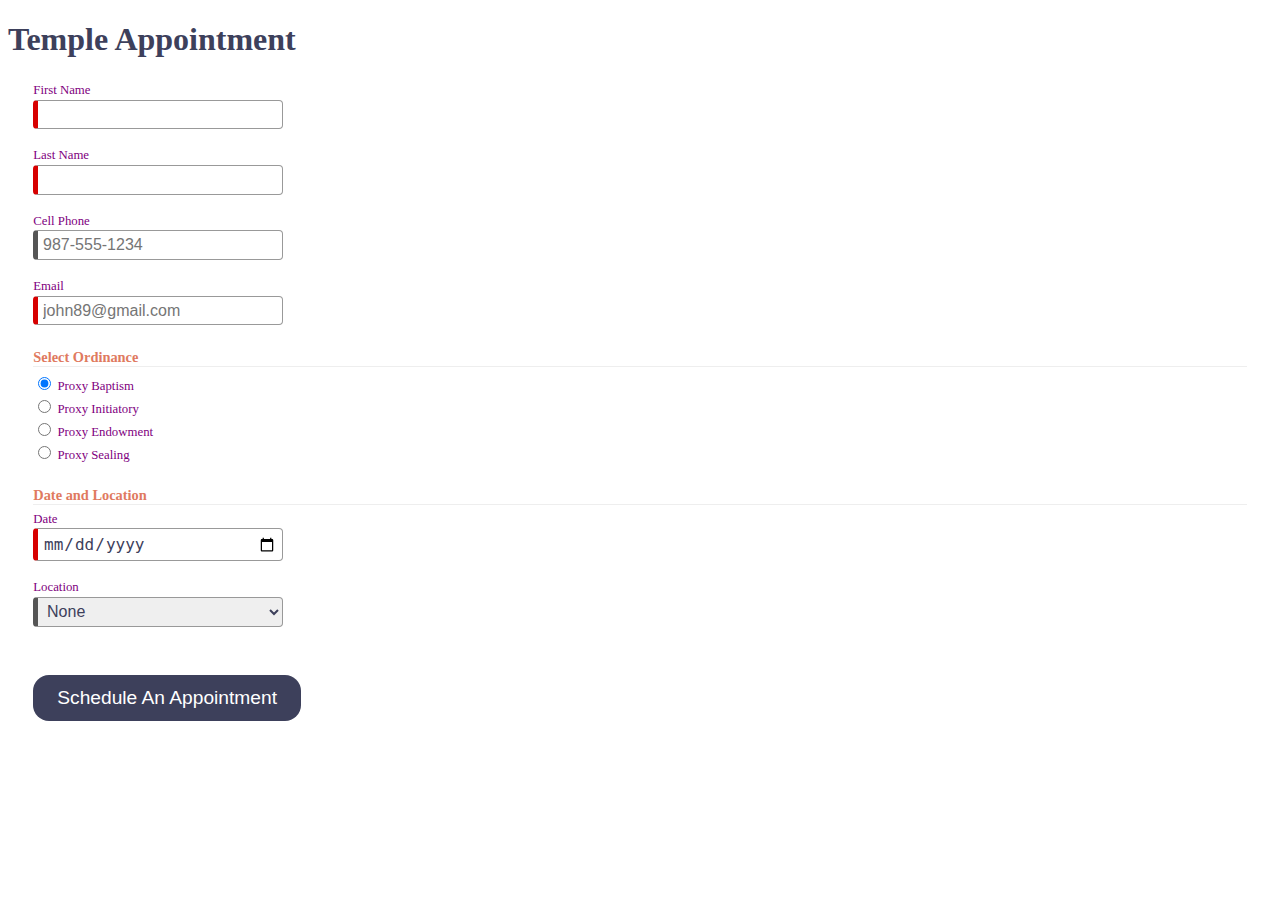
<file: form/index.html>
<!DOCTYPE html>
<html lang="en">

<head>
  <meta charset="UTF-8">
  <meta name="viewport" content="width=device-width, initial-scale=1.0">
  <meta name="description" content="Web Lab Start File">
  <meta name="author" content="Paul Cheney">

  <link rel="stylesheet" href="styles/small.css">
  <link rel="stylesheet" href="styles/large.css">

  <title>Web Lab Start File</title>
</head>

<body>

  <main>
    <h1>Temple Appointment</h1>

    <form method="GET" action="thanks.html" class="designOne">
      <label>First Name <input type="text" name="first" required autocomplete="given-name" title="Your First Name"></label>
        <label>Last Name <input type="text" name="last" required autocomplete="family-name" title="Your Last Name"></label>
        <label>Cell Phone <input type="tel" name="phone"  autocomplete="tel" title="A Phone Number with dashes" placeholder="987-555-1234" ></label>
        <label>Email <input type="email" name="email" required placeholder="john89@gmail.com"  title="Your Email" autocomplete="email"></label>
  

        <h3>Select Ordinance</h3>
        <label><input type="radio" name="ordinance" value="Baptism" checked> Proxy Baptism</label>
        <label><input type="radio" name="ordinance" value="Initiatory"> Proxy Initiatory</label>
        <label><input type="radio" name="ordinance" value="Endowment"> Proxy Endowment</label>
        <label><input type="radio" name="ordinance" value="Sealing"> Proxy Sealing</label>

        
        <h3>Date and Location</h3>
        <label>Date <input type="date" name="date" required></label>

        <label>Location
          <select name="location" required>
            <option value="">None</option>
            <option value="Payson">Payson</option>
            <option value="Orem">Orem</option>
            <option value="Provo City Center">Provo City Center</option>
        </label>

        <input type="submit" value="Schedule An Appointment">
    </form>

    
  </main>

</body>
</html>
</file>
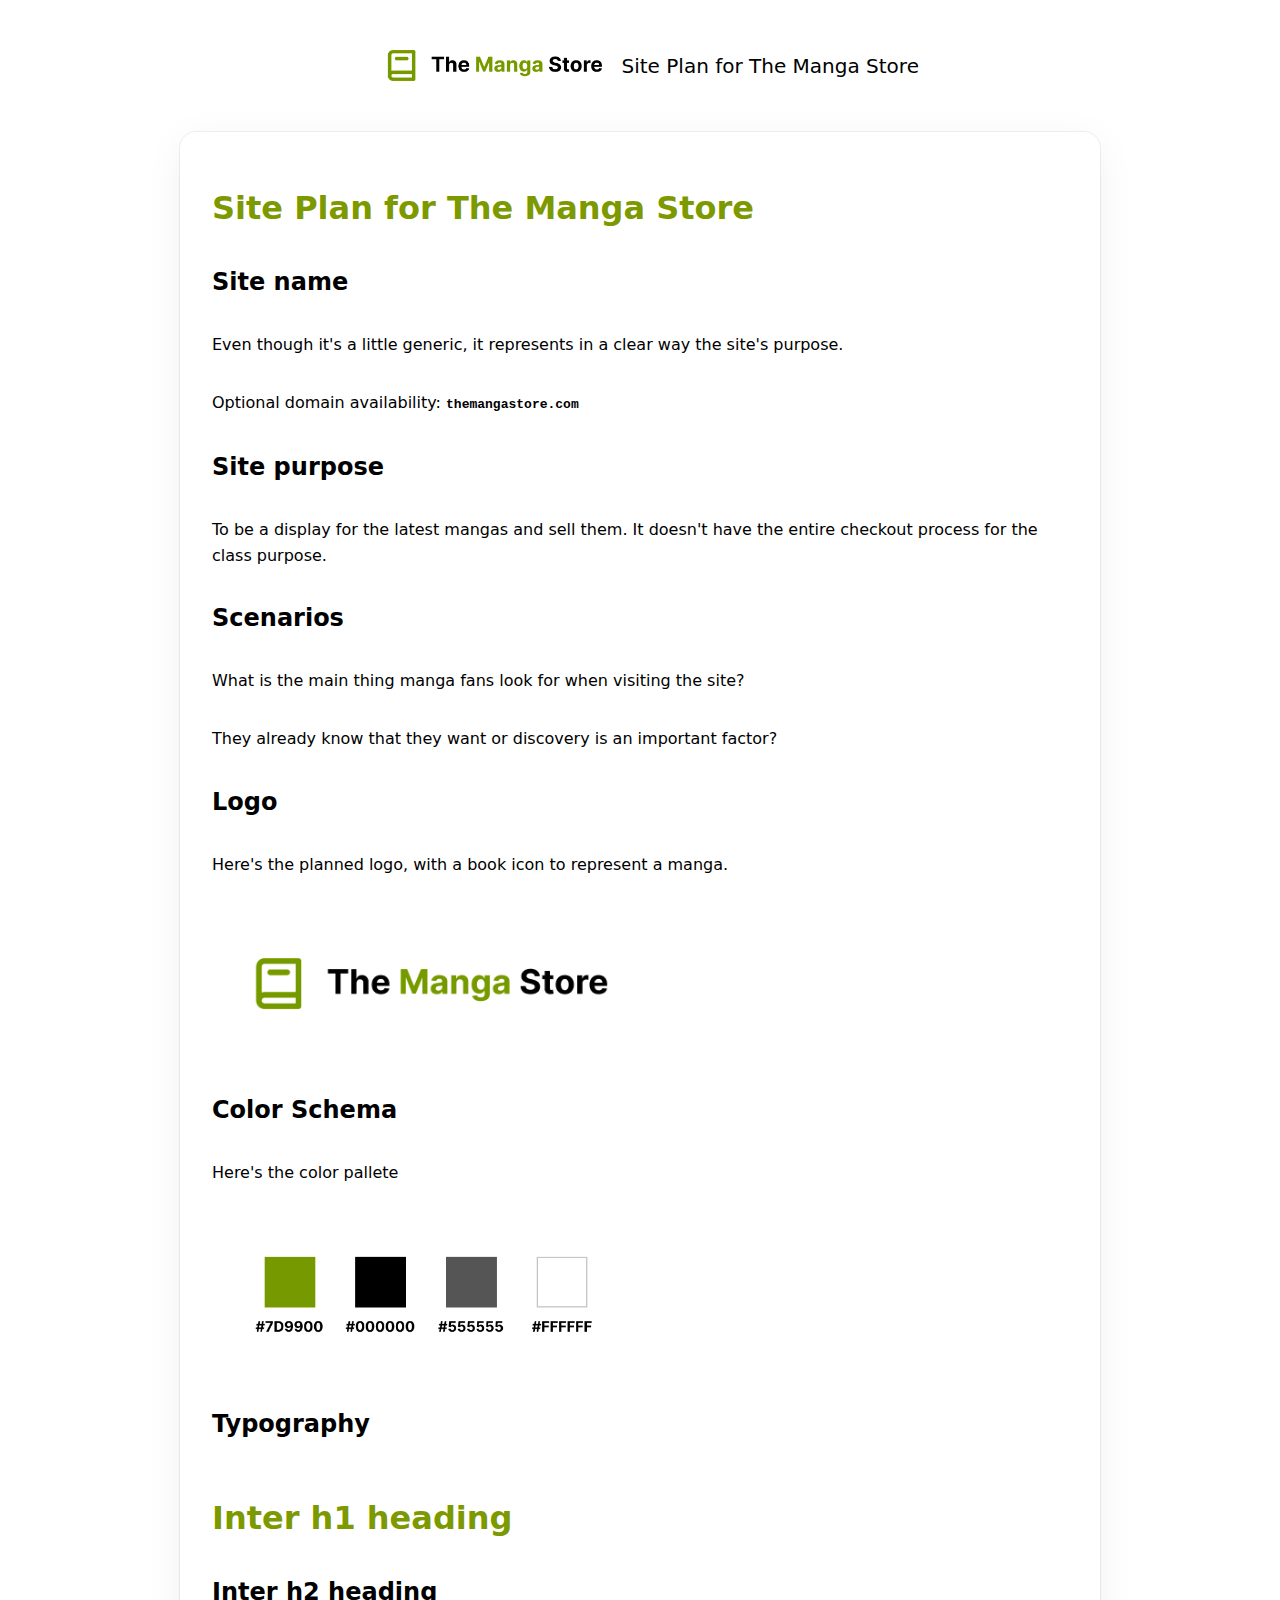
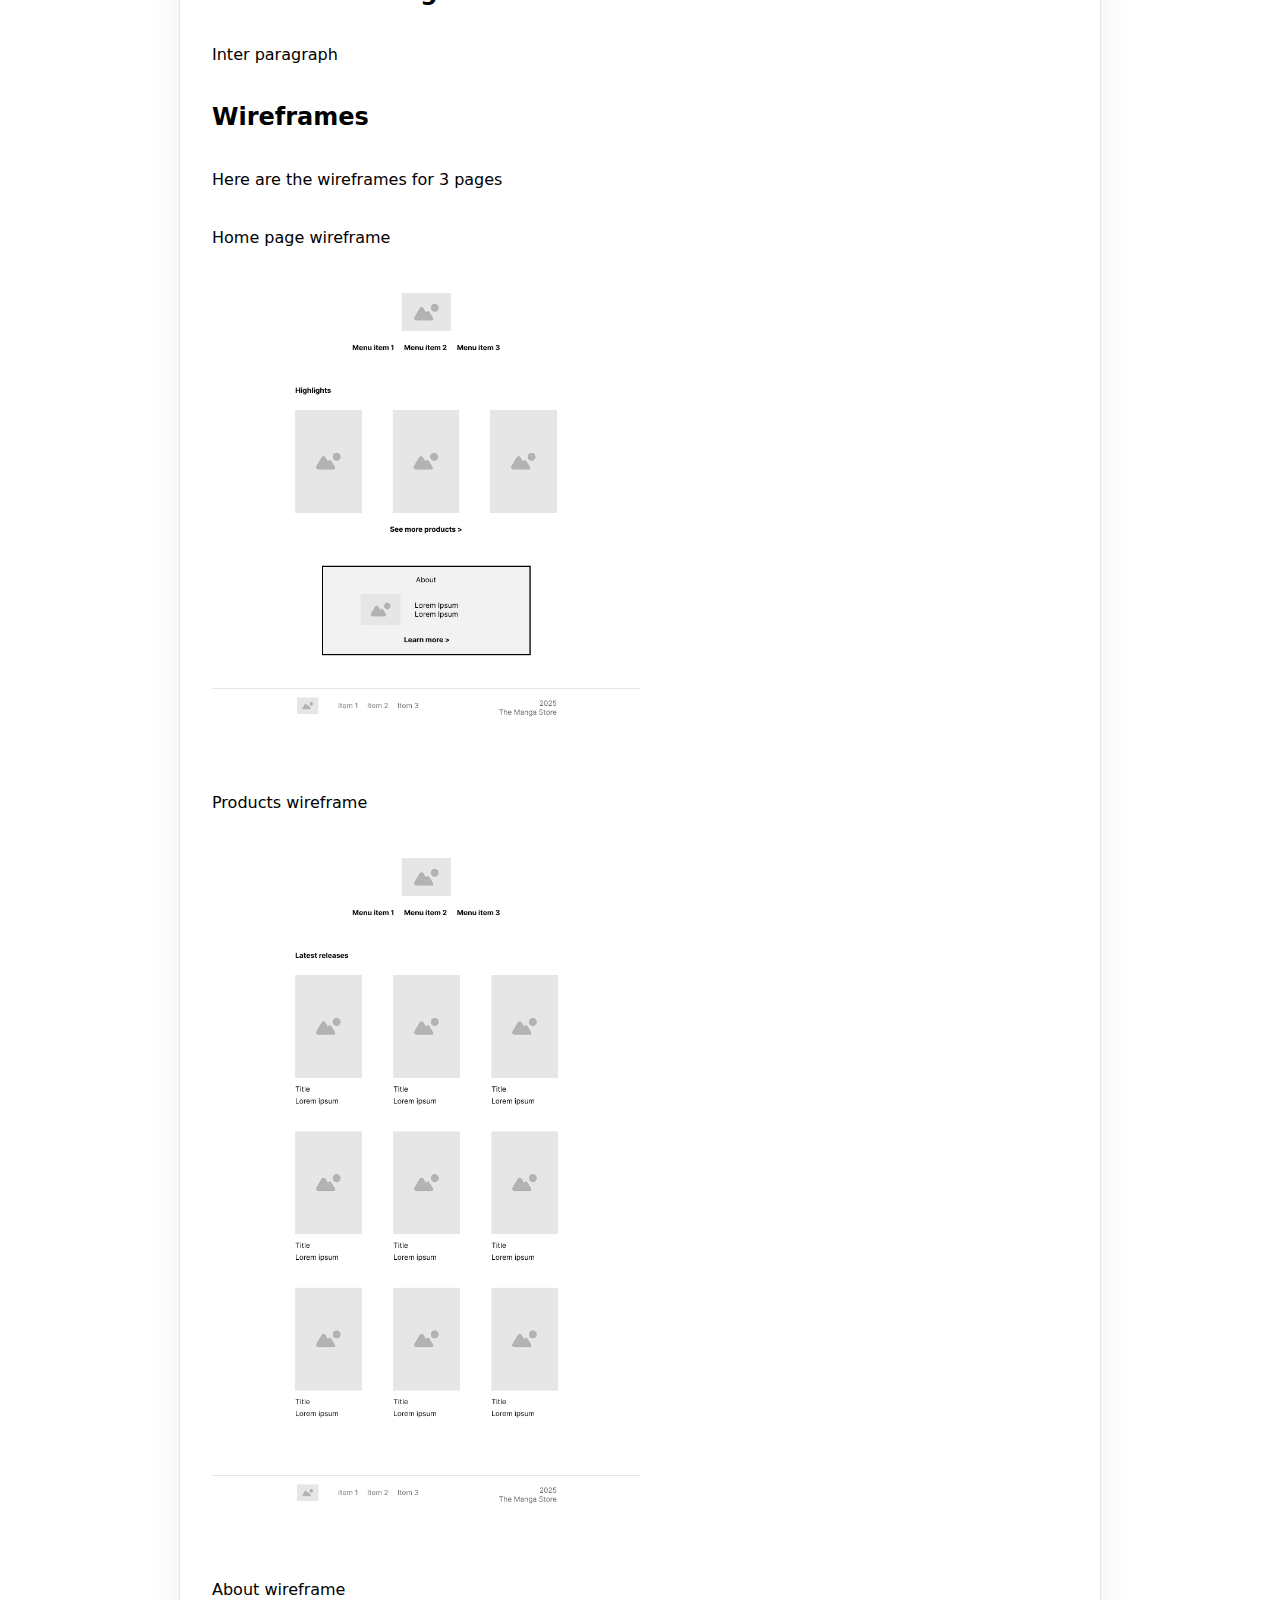
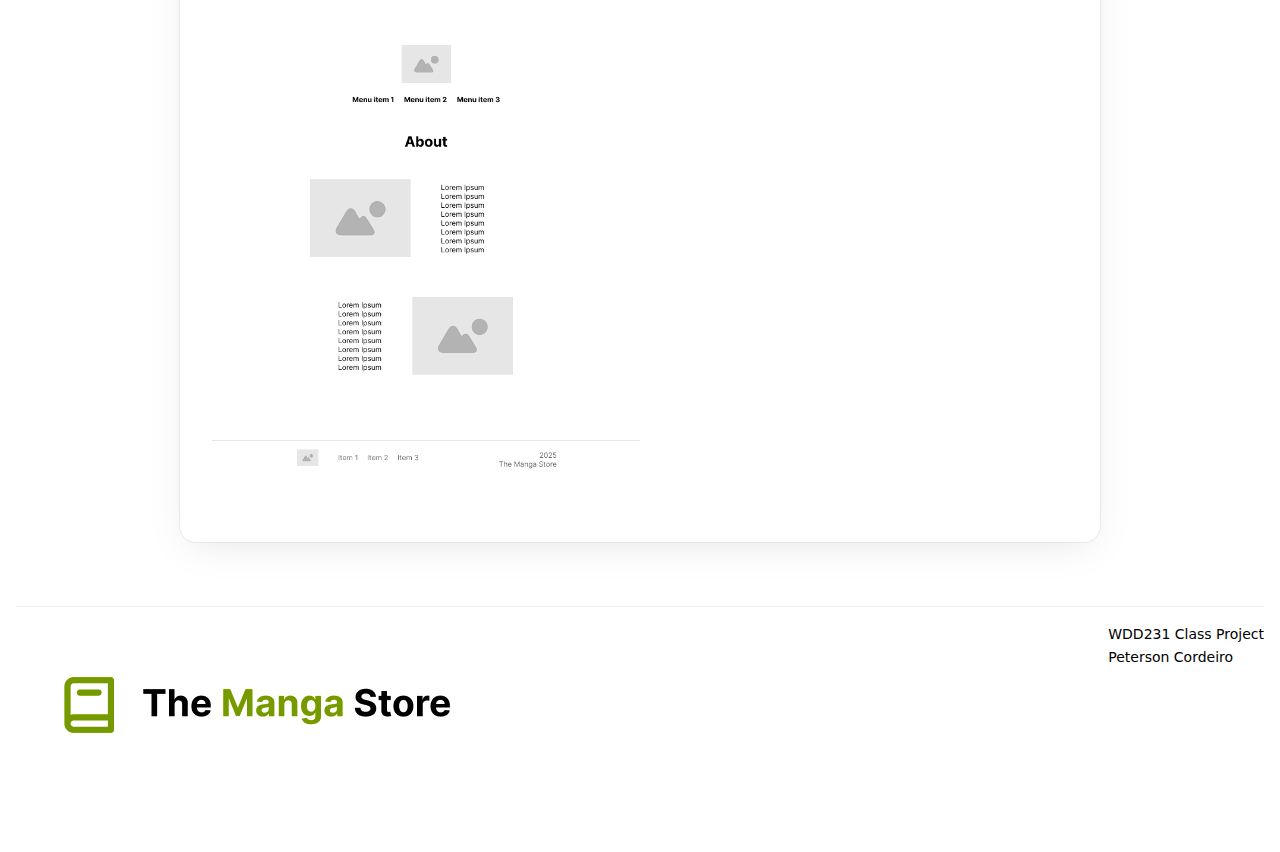
<file: siteplan/index.html>
<!DOCTYPE html>
<html lang="en">

<head>
  <meta charset="utf-8">
  <title>Site Plan - The Manga Store</title>
  <meta name="description" content="Site plan for The Manga Store for BYU WDD 231">
  <meta name="viewport" content="width=device-width, initial-scale=1">
  <meta name="keywords" content="HTML, CSS, JavaScript, BYU, WDD231">
  <meta name="author" content="Peterson Cordeiro">

  <link rel="icon" href="favicon.png">
  <link rel="stylesheet" href="styles/normalize.css">
  <link rel="stylesheet" href="styles/main.css">
  <link rel="preconnect" href="https://fonts.googleapis.com">
  <link rel="preconnect" href="https://fonts.gstatic.com" crossorigin>
  <link href="https://fonts.googleapis.com/css2?family=Inter:opsz@14..32&display=swap" rel="stylesheet">

  <meta property="og:title" content="Site plan for The Manga Store">
  <meta property="og:description" content="Curitiba Chamber of Commerce for BYU WDD 231">
  <meta property="og:url" content="https://petecordeiro.github.io/wdd231/siteplan/index.html">
  <meta property="og:image" content="images/social.jpg">

</head>

<body>
  <header>
    <img src="images/logo.jpg" alt="site logo">
    <span>Site Plan for The Manga Store</span>
  </header>

  <main>
    <h1>Site Plan for The Manga Store</h1>

    <h2>Site name</h2>
    <p>Even though it's a little generic, it represents in a clear way the site's purpose.</p>
    <p>Optional domain availability: <strong><code>themangastore.com</code></strong></p>

    <h2>Site purpose</h2>
    <p>To be a display for the latest mangas and sell them. It doesn't have the entire checkout process
      for the class purpose.
    </p>

    <h2>Scenarios</h2>
    <p>What is the main thing manga fans look for when visiting the site?</p>
    <p>They already know that they want or discovery is an important factor?</p>

    <h2>Logo</h2>
    <p>Here's the planned logo, with a book icon to represent a manga.</p>
    <img src="images/logo.jpg" alt="site logo">

    <h2>Color Schema</h2>
    <p>Here's the color pallete</p>
    <img src="images/color-pallete.jpg" alt="color pallete">

    <h2>Typography</h2>
    <h1>Inter h1 heading</h1>
    <h2>Inter h2 heading</h2>
    <p>Inter paragraph</p>

    <h2>Wireframes</h2>
    <p>Here are the wireframes for 3 pages</p>

    <p>Home page wireframe</p>
    <img src="images/wireframe-homepage.jpg" alt="home page wireframe">
    <p>Products wireframe</p>
    <img src="images/wireframe-products.jpg" alt="products wireframe">
    <p>About wireframe</p>
    <img src="images/wireframe-about.jpg" alt="about wireframe">

  </main>

  <footer>
    <section>
      <img src="images/logo.jpg" alt="site logo">
    </section>

    <div class="details">
      <p>WDD231 Class Project</p>
      <p>Peterson Cordeiro</p>
    </div>
  </footer>

</body>

</html>
</file>
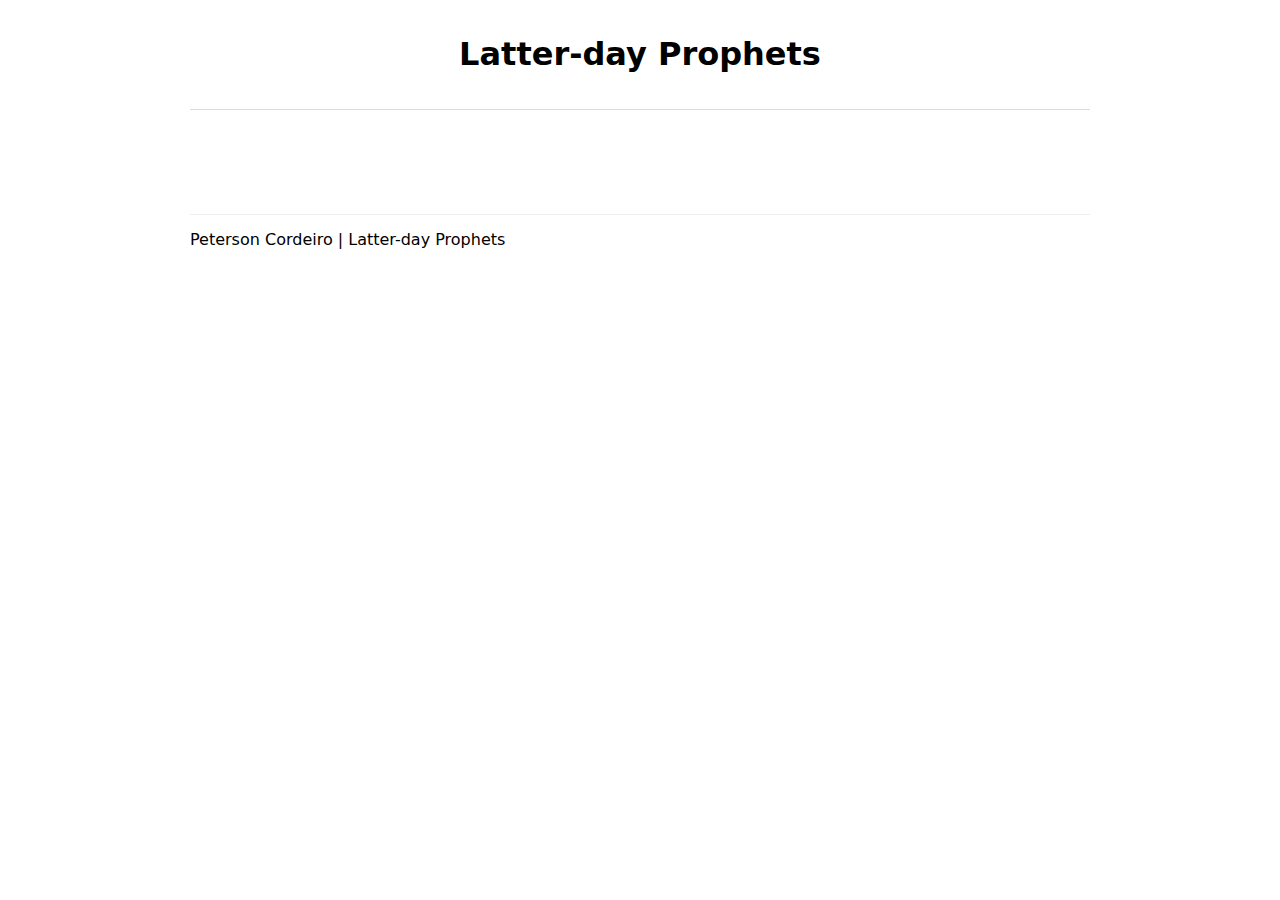
<file: prophets.html>
<!DOCTYPE html>
<html lang="en">

<head>
  <meta charset="utf-8">
  <title>Prophets - Peterson Cordeiro - WDD 231</title>
  <meta name="description" content="Prophets page for Peterson Cordeiro project page for BYU WDD 231">
  <meta name="viewport" content="width=device-width, initial-scale=1">
  <meta name="keywords" content="HTML, CSS, JavaScript, BYU, WDD231">
  <meta name="author" content="Peterson Cordeiro">

  <link rel="icon" href="favicon.ico">
  <link rel="stylesheet" href="styles/normalize.css">
  <link rel="stylesheet" href="styles/small.css">
  <link rel="stylesheet" href="styles/larger.css">
  <link rel="stylesheet" href="styles/prophets.css">
  <link rel="preconnect" href="https://fonts.googleapis.com">
  <link rel="preconnect" href="https://fonts.gstatic.com" crossorigin>
  <link href="https://fonts.googleapis.com/css2?family=Inter:opsz@14..32&display=swap" rel="stylesheet">

  <meta property="og:title" content="Prophets - Peterson Cordeiro - WDD 231">
  <meta property="og:description" content="Prophets Peterson Cordeiro project page for BYU WDD 231">
  <meta property="og:url" content="https://petecordeiro.github.io/wdd231/prophets.html">
  <meta property="og:image" content="images/og-social.jpg" />

  <script src="scripts/prophets.js" defer></script>
</head>

<body>
  <header>
    <h1>Latter-day Prophets</h1>
  </header>
  <main>
    <div id="cards" class="cards"></div>
  </main>

  <footer>
    Peterson Cordeiro | Latter-day Prophets
  </footer>

</body>

</html>
</file>
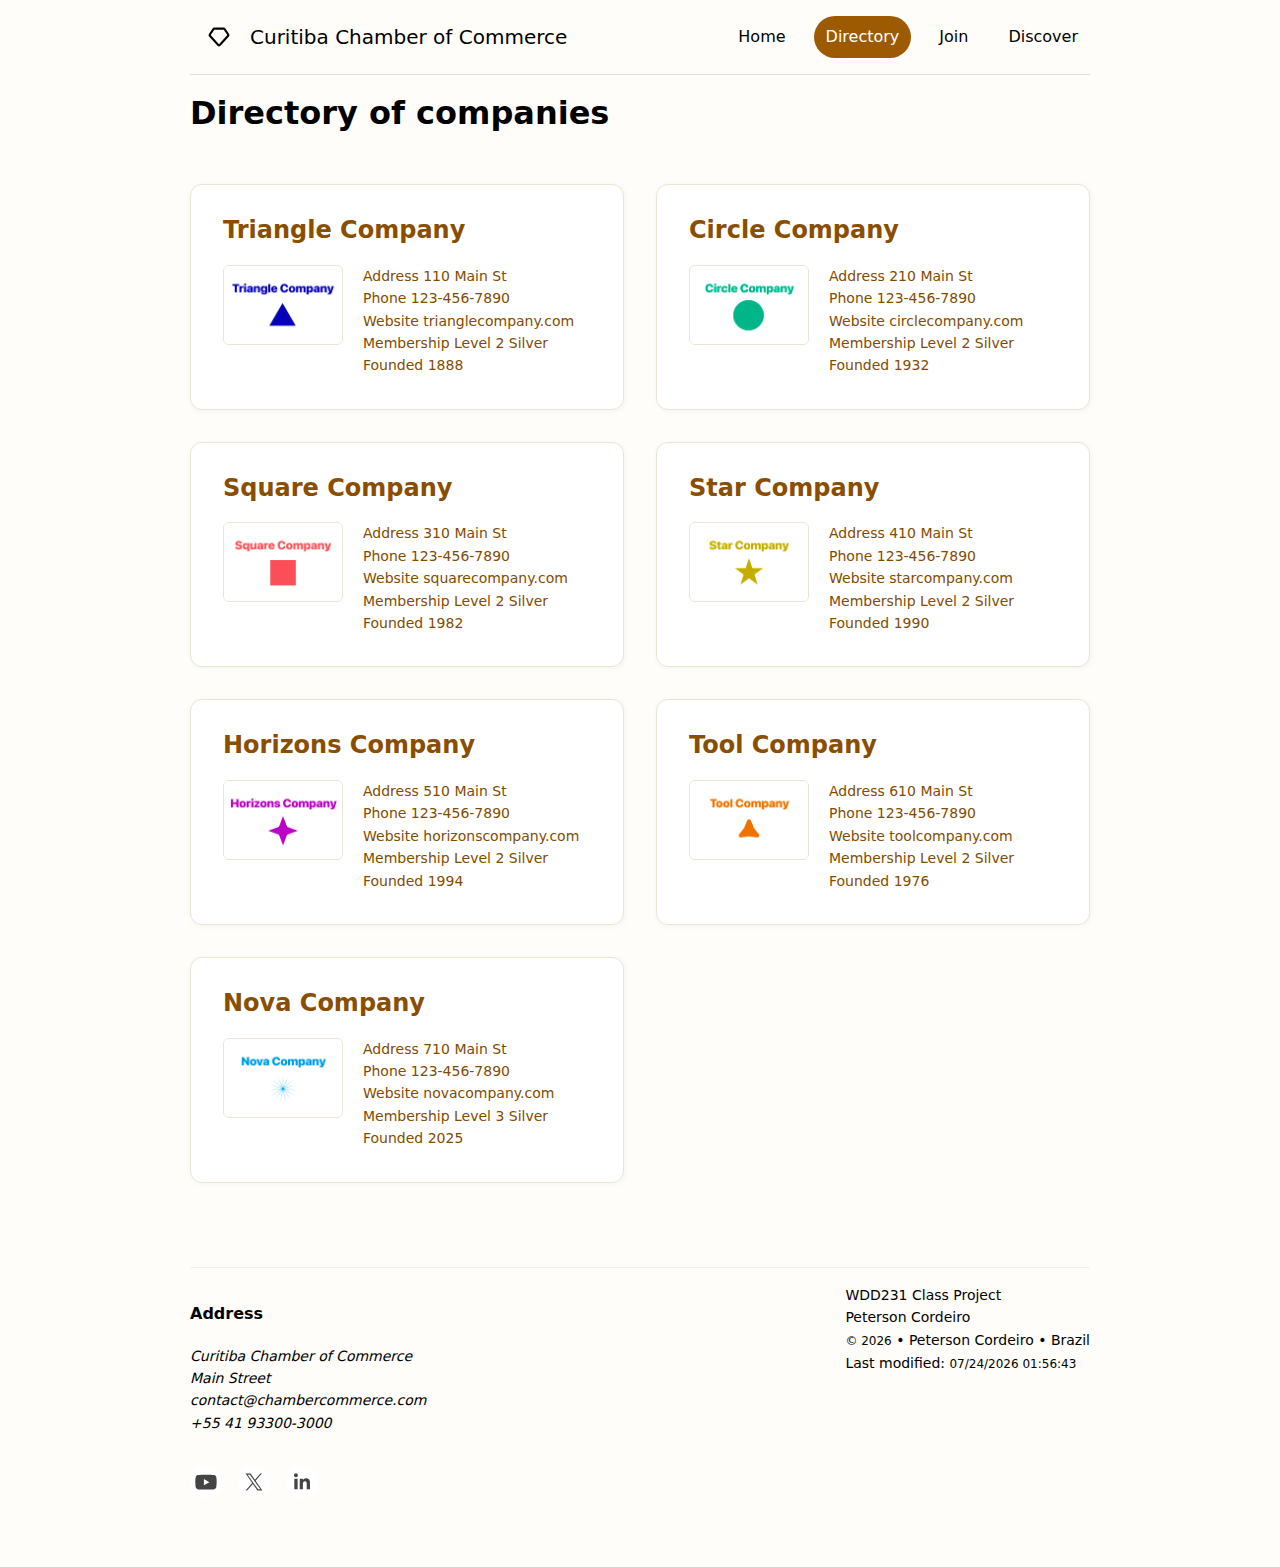
<file: chamber/directory.html>
<!DOCTYPE html>
<html lang="en">

<head>
  <meta charset="utf-8">
  <title>Directory - Curitiba Chamber of Commerce</title>
  <meta name="description" content="Curitiba Chamber of Commerce for BYU WDD 231">
  <meta name="viewport" content="width=device-width, initial-scale=1">
  <meta name="keywords" content="HTML, CSS, JavaScript, BYU, WDD231">
  <meta name="author" content="Peterson Cordeiro">

  <link rel="icon" href="favicon.ico">
  <link rel="stylesheet" href="styles/normalize.css">
  <link rel="stylesheet" href="styles/small.css">
  <link rel="stylesheet" href="styles/larger.css">
  <link rel="stylesheet" href="styles/chamber.css">
  <link rel="preconnect" href="https://fonts.googleapis.com">
  <link rel="preconnect" href="https://fonts.gstatic.com" crossorigin>
  <link href="https://fonts.googleapis.com/css2?family=Inter:opsz@14..32&display=swap" rel="stylesheet">

  <script src="../scripts/navigation.js" defer></script>
  <script src="../scripts/date.js" defer></script>
  <script src="scripts/directory.js" defer></script>

  <meta property="og:title" content="Curitiba Chamber of Commerce">
  <meta property="og:description" content="Curitiba Chamber of Commerce for BYU WDD 231">
  <meta property="og:url" content="https://petecordeiro.github.io/wdd231/chamber/directory.html">
  <meta property="og:image" content="images/og-social.jpg">

</head>

<body>
  <header>
    <img src="images/logo.svg" alt="site logo" width="1" height="1">
    <span>Curitiba Chamber of Commerce</span>
    <button id="nav-button" class="hamburger" aria-label="navigation"></button>
    <nav id="nav-bar" class="navigation">
      <ul>
        <li><a href="index.html">Home</a></li>
        <li><a class="current" href="#">Directory</a></li>
        <li><a href="join.html">Join</a></li>
        <li><a href="discover.html">Discover</a></li>
      </ul>
    </nav>
  </header>

  <main>
    <h1>Directory of companies</h1>
    <div id="companies" class="companies"></div>
  </main>

  <footer>
    <section>
      <h4>Address</h4>
      <address>
        <p>Curitiba Chamber of Commerce</p>
        <p>Main Street</p>
        <p>contact@chambercommerce.com</p>
        <p>+55 41 93300-3000</p>
      </address>

      <ul class="social">
        <li>
          <a href="https://youtube.com" target="_blank">
            <img src="images/youtube.svg" alt="YouTube">
          </a>
        </li>
        <li>
          <a href="https://twitter.com" target="_blank">
            <img src="images/twitter.svg" alt="Twitter">
          </a>
        </li>
        <li>
          <a href="https://linkedin.com" target="_blank">
            <img src="images/linkedin.svg" alt="LinkedIn">
          </a>
        </li>
      </ul>
    </section>

    <div class="details">
      <p>WDD231 Class Project</p>
      <p>Peterson Cordeiro</p>
      <p><span id="currentyear"></span> • Peterson Cordeiro • Brazil</p>
      <p>Last modified: <span id="lastModified"></span></p>
    </div>
  </footer>

</body>

</html>
</file>
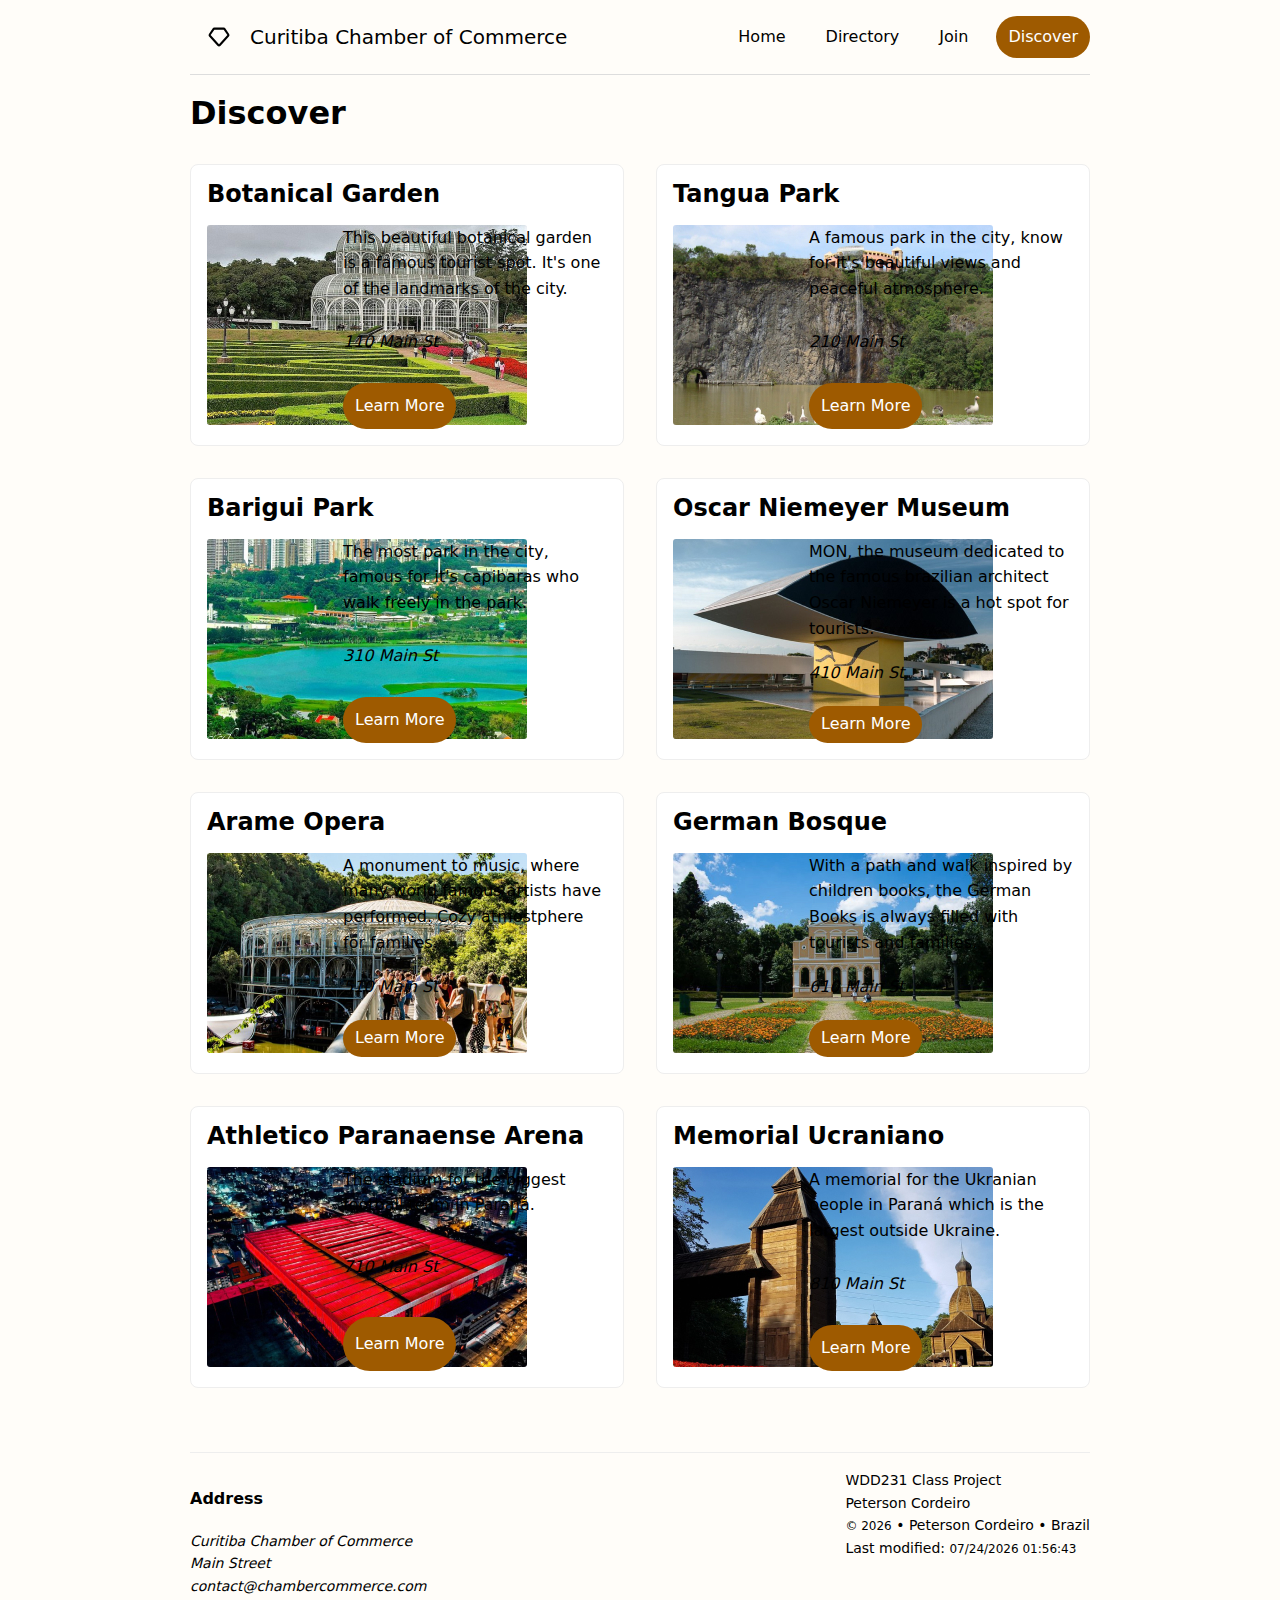
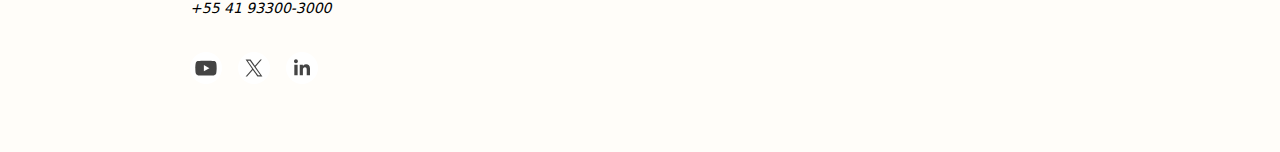
<file: chamber/discover.html>
<!DOCTYPE html>
<html lang="en">

<head>
  <meta charset="utf-8">
  <title>Discover - Curitiba Chamber of Commerce</title>
  <meta name="description" content="Curitiba Chamber of Commerce for BYU WDD 231">
  <meta name="viewport" content="width=device-width, initial-scale=1">
  <meta name="keywords" content="HTML, CSS, JavaScript, BYU, WDD231">
  <meta name="author" content="Peterson Cordeiro">

  <link rel="icon" href="favicon.ico">
  <link rel="stylesheet" href="styles/normalize.css">
  <link rel="stylesheet" href="styles/small.css">
  <link rel="stylesheet" href="styles/larger.css">
  <link rel="stylesheet" href="styles/chamber.css">
  <link rel="stylesheet" href="styles/discover.css">
  <link rel="preconnect" href="https://fonts.googleapis.com">
  <link rel="preconnect" href="https://fonts.gstatic.com" crossorigin>
  <link href="https://fonts.googleapis.com/css2?family=Inter:opsz@14..32&display=swap" rel="stylesheet">

  <script src="../scripts/navigation.js" defer></script>
  <script src="../scripts/date.js" defer></script>
  <script src="scripts/discover.js" defer></script>

  <meta property="og:title" content="Curitiba Chamber of Commerce">
  <meta property="og:description" content="Curitiba Chamber of Commerce for BYU WDD 231">
  <meta property="og:url" content="https://petecordeiro.github.io/wdd231/chamber/directory.html">
  <meta property="og:image" content="images/og-social.jpg">

</head>

<body>
  <header>
    <img src="images/logo.svg" alt="site logo" width="1" height="1">
    <span>Curitiba Chamber of Commerce</span>
    <button id="nav-button" class="hamburger" aria-label="navigation"></button>
    <nav id="nav-bar" class="navigation">
      <ul>
        <li><a href="index.html">Home</a></li>
        <li><a href="directory.html">Directory</a></li>
        <li><a href="join.html">Join</a></li>
        <li><a class="current" href="discover.html">Discover</a></li>
      </ul>
    </nav>
  </header>

  <main>
    <h1>Discover</h1>
    <div id="places"></div>
  </main>

  <footer>
    <section>
      <h4>Address</h4>
      <address>
        <p>Curitiba Chamber of Commerce</p>
        <p>Main Street</p>
        <p>contact@chambercommerce.com</p>
        <p>+55 41 93300-3000</p>
      </address>

      <ul class="social">
        <li>
          <a href="https://youtube.com" target="_blank">
            <img src="images/youtube.svg" alt="YouTube">
          </a>
        </li>
        <li>
          <a href="https://twitter.com" target="_blank">
            <img src="images/twitter.svg" alt="Twitter">
          </a>
        </li>
        <li>
          <a href="https://linkedin.com" target="_blank">
            <img src="images/linkedin.svg" alt="LinkedIn">
          </a>
        </li>
      </ul>
    </section>

    <div class="details">
      <p>WDD231 Class Project</p>
      <p>Peterson Cordeiro</p>
      <p><span id="currentyear"></span> • Peterson Cordeiro • Brazil</p>
      <p>Last modified: <span id="lastModified"></span></p>
    </div>
  </footer>

</body>

</html>
</file>
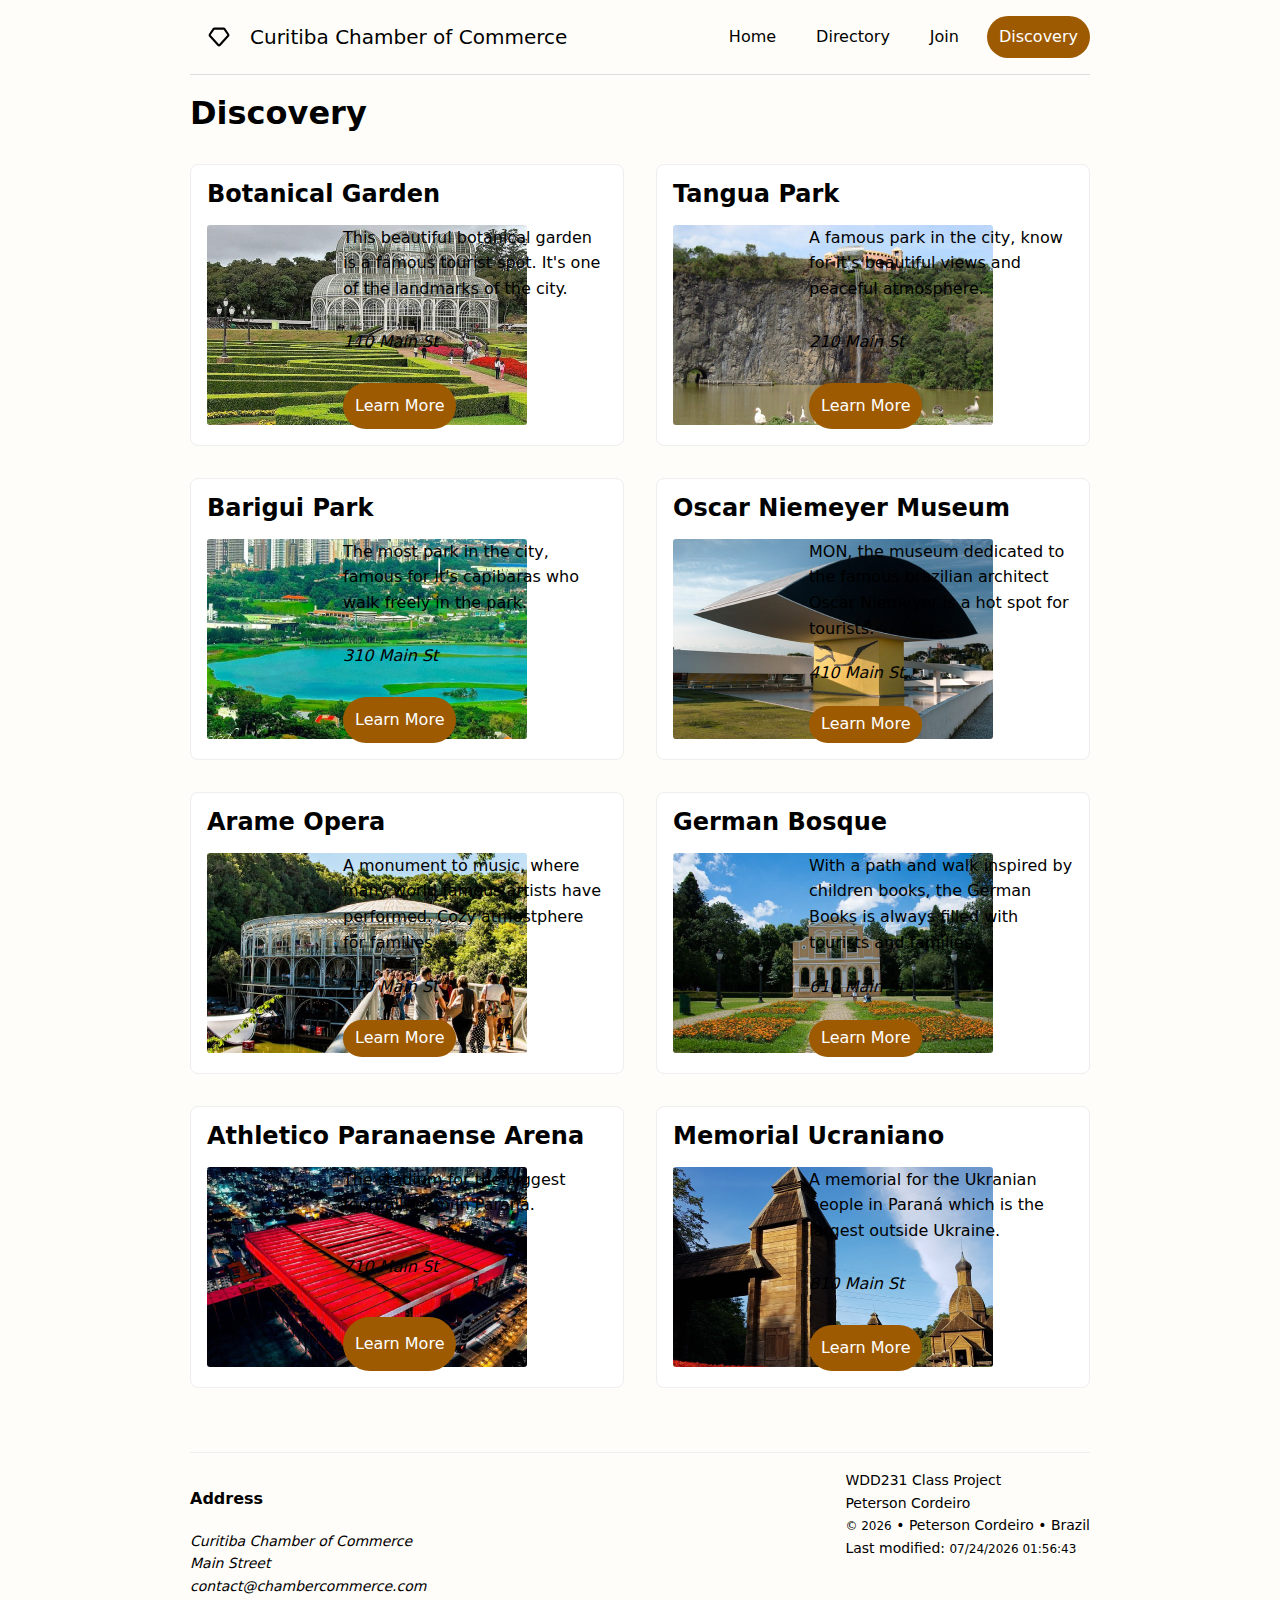
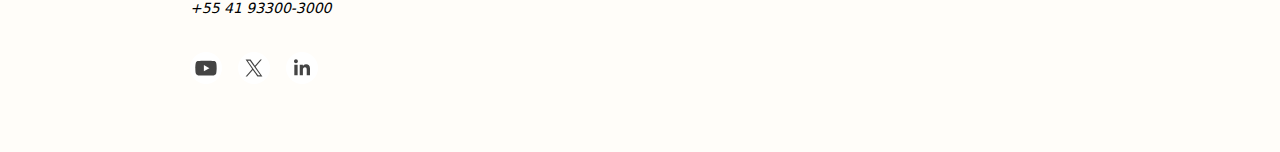
<file: chamber/discovery.html>
<!DOCTYPE html>
<html lang="en">

<head>
  <meta charset="utf-8">
  <title>Discovery - Curitiba Chamber of Commerce</title>
  <meta name="description" content="Curitiba Chamber of Commerce for BYU WDD 231">
  <meta name="viewport" content="width=device-width, initial-scale=1">
  <meta name="keywords" content="HTML, CSS, JavaScript, BYU, WDD231">
  <meta name="author" content="Peterson Cordeiro">

  <link rel="icon" href="favicon.ico">
  <link rel="stylesheet" href="styles/normalize.css">
  <link rel="stylesheet" href="styles/small.css">
  <link rel="stylesheet" href="styles/larger.css">
  <link rel="stylesheet" href="styles/chamber.css">
  <link rel="stylesheet" href="styles/discover.css">
  <link rel="preconnect" href="https://fonts.googleapis.com">
  <link rel="preconnect" href="https://fonts.gstatic.com" crossorigin>
  <link href="https://fonts.googleapis.com/css2?family=Inter:opsz@14..32&display=swap" rel="stylesheet">

  <script src="../scripts/navigation.js" defer></script>
  <script src="../scripts/date.js" defer></script>
  <script src="scripts/discover.js" defer></script>

  <meta property="og:title" content="Curitiba Chamber of Commerce">
  <meta property="og:description" content="Curitiba Chamber of Commerce for BYU WDD 231">
  <meta property="og:url" content="https://petecordeiro.github.io/wdd231/chamber/directory.html">
  <meta property="og:image" content="images/og-social.jpg">

</head>

<body>
  <header>
    <img src="images/logo.svg" alt="site logo" width="1" height="1">
    <span>Curitiba Chamber of Commerce</span>
    <button id="nav-button" class="hamburger" aria-label="navigation"></button>
    <nav id="nav-bar" class="navigation">
      <ul>
        <li><a href="index.html">Home</a></li>
        <li><a href="directory.html">Directory</a></li>
        <li><a href="join.html">Join</a></li>
        <li><a class="current" href="discovery.html">Discovery</a></li>
      </ul>
    </nav>
  </header>

  <main>
    <h1>Discovery</h1>
    <div id="places"></div>
  </main>

  <footer>
    <section>
      <h4>Address</h4>
      <address>
        <p>Curitiba Chamber of Commerce</p>
        <p>Main Street</p>
        <p>contact@chambercommerce.com</p>
        <p>+55 41 93300-3000</p>
      </address>

      <ul class="social">
        <li>
          <a href="https://youtube.com" target="_blank">
            <img src="images/youtube.svg" alt="YouTube">
          </a>
        </li>
        <li>
          <a href="https://twitter.com" target="_blank">
            <img src="images/twitter.svg" alt="Twitter">
          </a>
        </li>
        <li>
          <a href="https://linkedin.com" target="_blank">
            <img src="images/linkedin.svg" alt="LinkedIn">
          </a>
        </li>
      </ul>
    </section>

    <div class="details">
      <p>WDD231 Class Project</p>
      <p>Peterson Cordeiro</p>
      <p><span id="currentyear"></span> • Peterson Cordeiro • Brazil</p>
      <p>Last modified: <span id="lastModified"></span></p>
    </div>
  </footer>

</body>

</html>
</file>
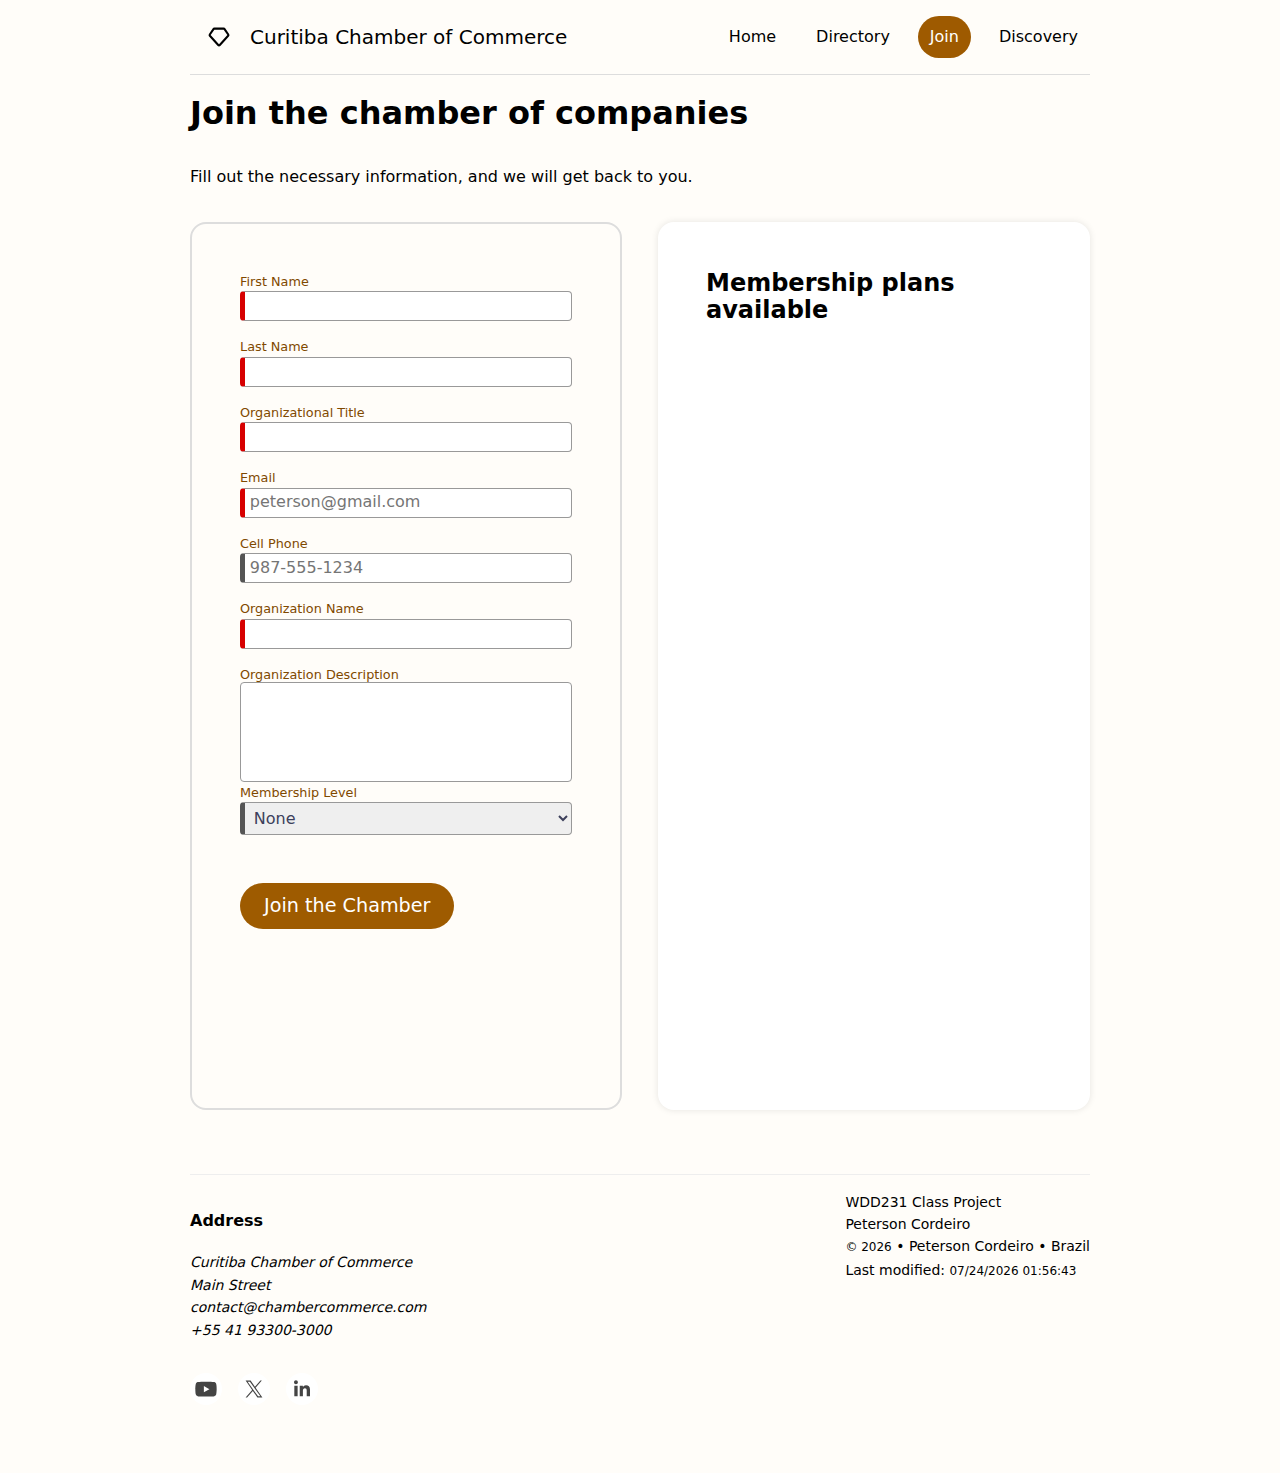
<file: chamber/join.html>
<!DOCTYPE html>
<html lang="en">

<head>
  <meta charset="utf-8">
  <title>Join - Curitiba Chamber of Commerce</title>
  <meta name="description" content="Join the Curitiba Chamber of Commerce for BYU WDD 231">
  <meta name="viewport" content="width=device-width, initial-scale=1">
  <meta name="keywords" content="HTML, CSS, JavaScript, BYU, WDD231">
  <meta name="author" content="Peterson Cordeiro">

  <link rel="icon" href="favicon.ico">
  <link rel="stylesheet" href="styles/normalize.css">
  <link rel="stylesheet" href="styles/small.css">
  <link rel="stylesheet" href="styles/larger.css">
  <link rel="stylesheet" href="styles/chamber.css">
  <link rel="stylesheet" href="styles/join.css">
  <link rel="preconnect" href="https://fonts.googleapis.com">
  <link rel="preconnect" href="https://fonts.gstatic.com" crossorigin>
  <link href="https://fonts.googleapis.com/css2?family=Inter:opsz@14..32&display=swap" rel="stylesheet">

  <script src="../scripts/navigation.js" defer></script>
  <script src="../scripts/date.js" defer></script>
  <script src="scripts/membership.js" defer></script>

  <meta property="og:title" content="Curitiba Chamber of Commerce">
  <meta property="og:description" content="Curitiba Chamber of Commerce for BYU WDD 231">
  <meta property="og:url" content="https://petecordeiro.github.io/wdd231/chamber/directory.html">
  <meta property="og:image" content="images/og-social.jpg">

</head>

<body>
  <header>
    <img src="images/logo.svg" alt="site logo" width="1" height="1">
    <span>Curitiba Chamber of Commerce</span>
    <button id="nav-button" class="hamburger" aria-label="navigation"></button>
    <nav id="nav-bar" class="navigation">
      <ul>
        <li><a href="index.html">Home</a></li>
        <li><a href="directory.html">Directory</a></li>
        <li><a class="current" href="#">Join</a></li>
        <li><a href="discovery.html">Discovery</a></li>
      </ul>
    </nav>
  </header>

  <main>
    <dialog id="membership-details"></dialog>

    <h1>Join the chamber of companies</h1>
    <p>Fill out the necessary information, and we will get back to you.</p>

    <div class="join-container">
      <form method="GET" action="thankyou.html" class="join-form">
        <label>First Name <input type="text" name="first" required autocomplete="given-name"
            title="Your First Name"></label>
        <label>Last Name <input type="text" name="last" required autocomplete="family-name"
            title="Your Last Name"></label>

        <label>Organizational Title
          <input type="text" name="title" required autocomplete="organization-title" pattern="^[a-zA-Z -]{7,}$"
            title="Please use only letters, hyphens, and spaces (minimum 7 characters)."></label>

        <label>Email <input type="email" name="email" required placeholder="peterson@gmail.com" title="Your Email"
            autocomplete="email"></label>
        <label>Cell Phone <input type="tel" name="phone" autocomplete="tel" title="A Phone Number with dashes"
            placeholder="987-555-1234"></label>

        <label>Organization Name <input type="text" name="organization" required autocomplete="organization"
            title="Your Organization Name"></label>
        <label>Organization Description <textarea name="longdescription" required autocomplete="longdescription"
            title="Your Organization Description"></textarea></label>

        <input type="hidden" id="timestamp" name="timestamp">

        <label>Membership Level
          <select name="membership" required>
            <option value="">None</option>
            <option value="NP">NP Membership is for non profit organizations and there is no fee.
            </option>
            <option value="Bronze">Bronze Membership
            </option>
            <option value="Silver">Silver Membership
            </option>
            <option value="Gold">Gold Membership
            </option>
          </select>
        </label>

        <input type="submit" value="Join the Chamber">
      </form>
      <section>
        <h2>Membership plans available</h2>
        <ul class="memberships-list"></ul>
      </section>
    </div>
  </main>

  <script>
    document.getElementById('timestamp').value = new Date().toISOString();
  </script>

  <footer>
    <section>
      <h4>Address</h4>
      <address>
        <p>Curitiba Chamber of Commerce</p>
        <p>Main Street</p>
        <p>contact@chambercommerce.com</p>
        <p>+55 41 93300-3000</p>
      </address>

      <ul class="social">
        <li>
          <a href="https://youtube.com" target="_blank">
            <img src="images/youtube.svg" alt="YouTube">
          </a>
        </li>
        <li>
          <a href="https://twitter.com" target="_blank">
            <img src="images/twitter.svg" alt="Twitter">
          </a>
        </li>
        <li>
          <a href="https://linkedin.com" target="_blank">
            <img src="images/linkedin.svg" alt="LinkedIn">
          </a>
        </li>
      </ul>
    </section>

    <div class="details">
      <p>WDD231 Class Project</p>
      <p>Peterson Cordeiro</p>
      <p><span id="currentyear"></span> • Peterson Cordeiro • Brazil</p>
      <p>Last modified: <span id="lastModified"></span></p>
    </div>
  </footer>

</body>

</html>
</file>
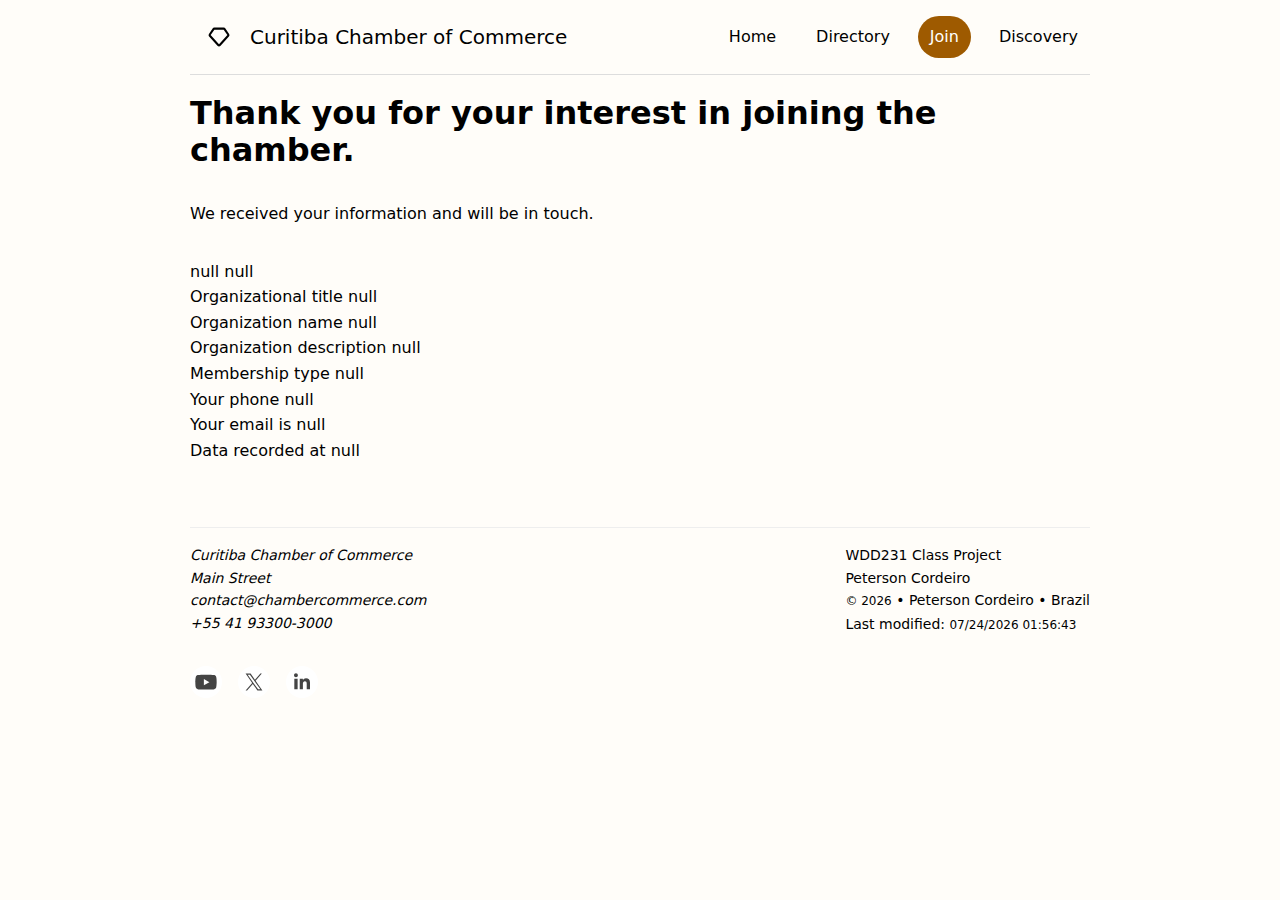
<file: chamber/thankyou.html>
<!DOCTYPE html>
<html lang="en">

<head>
  <meta charset="utf-8">
  <title>Thank You - Curitiba Chamber of Commerce</title>
  <meta name="description" content="Join the Curitiba Chamber of Commerce for BYU WDD 231">
  <meta name="viewport" content="width=device-width, initial-scale=1">
  <meta name="keywords" content="HTML, CSS, JavaScript, BYU, WDD231">
  <meta name="author" content="Peterson Cordeiro">

  <link rel="icon" href="favicon.ico">
  <link rel="stylesheet" href="styles/normalize.css">
  <link rel="stylesheet" href="styles/small.css">
  <link rel="stylesheet" href="styles/larger.css">
  <link rel="stylesheet" href="styles/chamber.css">
  <link rel="preconnect" href="https://fonts.googleapis.com">
  <link rel="preconnect" href="https://fonts.gstatic.com" crossorigin>
  <link href="https://fonts.googleapis.com/css2?family=Inter:opsz@14..32&display=swap" rel="stylesheet">

  <script src="../scripts/navigation.js" defer></script>
  <script src="../scripts/date.js" defer></script>
  <script src="scripts/form.js" defer></script>

  <meta property="og:title" content="Curitiba Chamber of Commerce">
  <meta property="og:description" content="Curitiba Chamber of Commerce for BYU WDD 231">
  <meta property="og:url" content="https://petecordeiro.github.io/wdd231/chamber/directory.html">
  <meta property="og:image" content="images/og-social.jpg">

</head>

<body>
  <header>
    <img src="images/logo.svg" alt="site logo" width="1" height="1">
    <span>Curitiba Chamber of Commerce</span>
    <button id="nav-button" class="hamburger" aria-label="navigation"></button>
    <nav id="nav-bar" class="navigation">
      <ul>
        <li><a href="index.html">Home</a></li>
        <li><a href="directory.html">Directory</a></li>
        <li><a class="current" href="join.html">Join</a></li>
        <li><a href="discovery.html">Discovery</a></li>
      </ul>
    </nav>
  </header>

  <main>
    <h1>Thank you for your interest in joining the chamber.</h1>
    <p>We received your information and will be in touch.</p>

    <div id="results"></div>
  </main>

  <footer>
    <section>
      <address>
        <p>Curitiba Chamber of Commerce</p>
        <p>Main Street</p>
        <p>contact@chambercommerce.com</p>
        <p>+55 41 93300-3000</p>
      </address>

      <ul class="social">
        <li>
          <a href="https://youtube.com" target="_blank">
            <img src="images/youtube.svg" alt="YouTube">
          </a>
        </li>
        <li>
          <a href="https://twitter.com" target="_blank">
            <img src="images/twitter.svg" alt="Twitter">
          </a>
        </li>
        <li>
          <a href="https://linkedin.com" target="_blank">
            <img src="images/linkedin.svg" alt="LinkedIn">
          </a>
        </li>
      </ul>
    </section>

    <div class="details">
      <p>WDD231 Class Project</p>
      <p>Peterson Cordeiro</p>
      <p><span id="currentyear"></span> • Peterson Cordeiro • Brazil</p>
      <p>Last modified: <span id="lastModified"></span></p>
    </div>
  </footer>

</body>

</html>
</file>
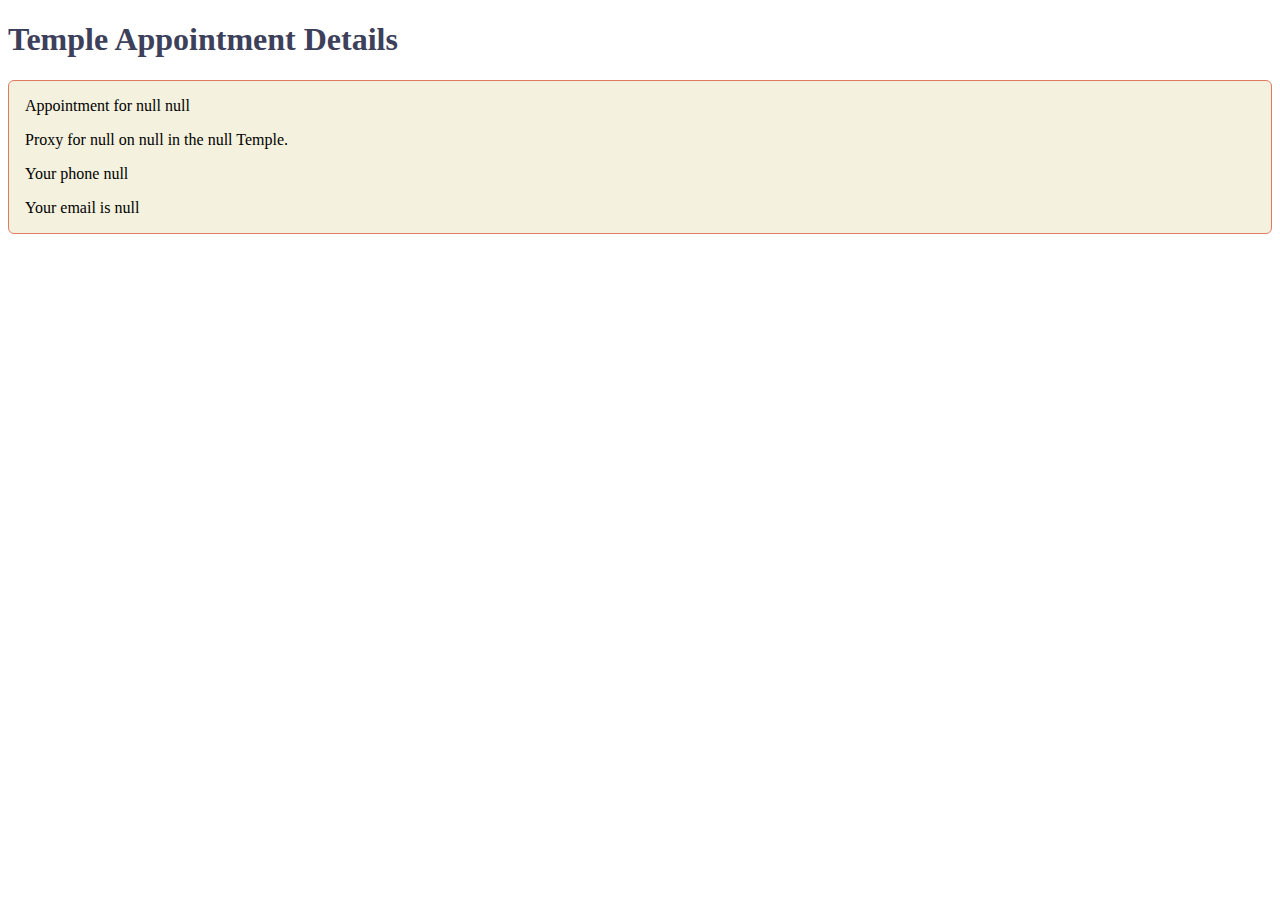
<file: form/thanks.html>
<!DOCTYPE html>
<html lang="en">

<head>
  <meta charset="UTF-8">
  <meta name="viewport" content="width=device-width, initial-scale=1.0">
  <meta name="description" content="Web Lab Start File">
  <meta name="author" content="Paul Cheney">

  <link rel="stylesheet" href="styles/small.css">
  <link rel="stylesheet" href="styles/large.css">

  <title>Web Lab Start File</title>
</head>

<body>

  <main>
    <h1>Temple Appointment Details</h1>

    <div id="results"></div>

  </main>



  <script src="js/scripts.js"></script>
</body>
</html>
</file>
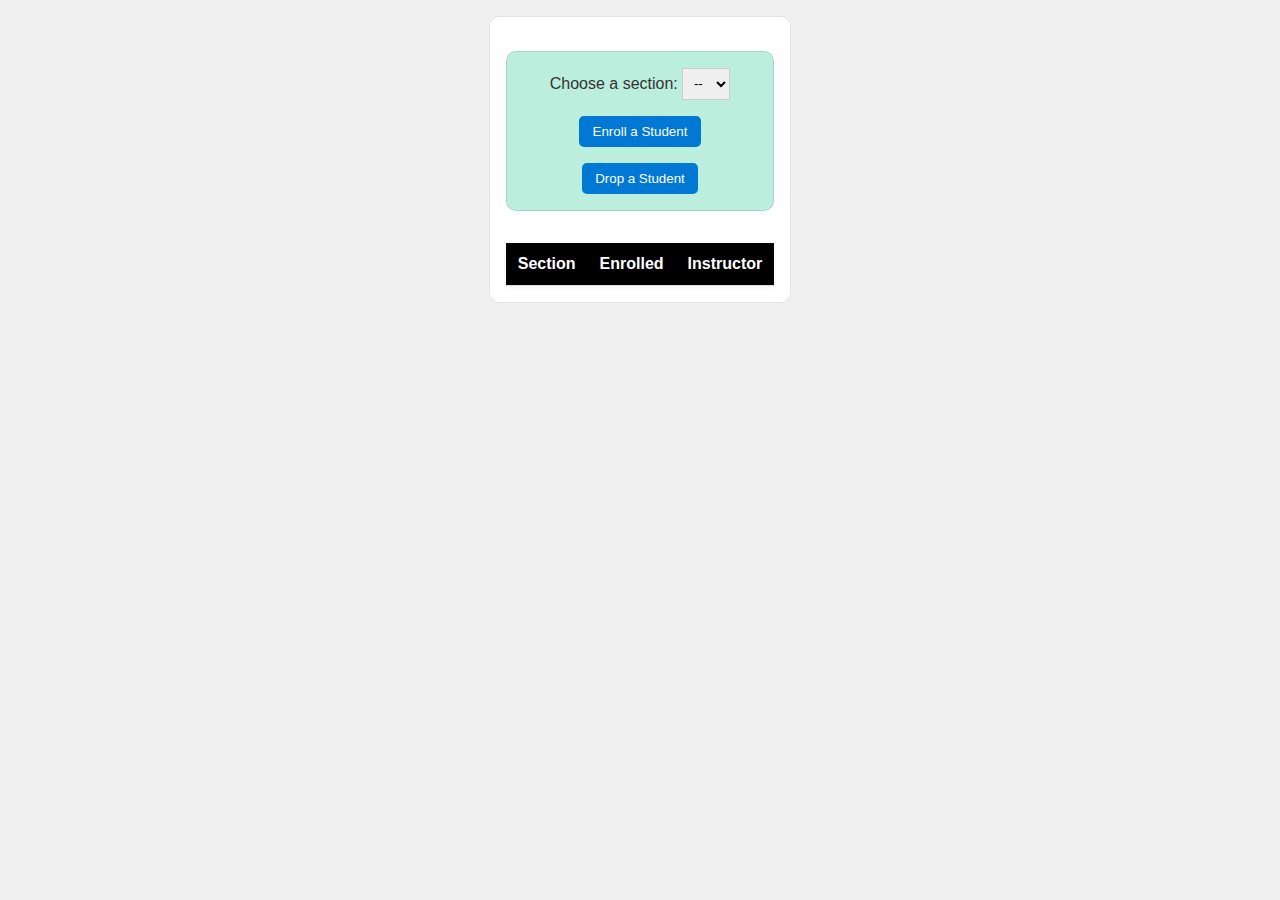
<file: modules/modules.html>
<!DOCTYPE html>
<html lang="en">

<head>
  <meta charset="UTF-8">
  <meta name="viewport" content="width=device-width, initial-scale=1.0">
  <title>Modules Example: Course and Sections</title>
  <link rel="stylesheet" href="styles/modules.css">
  <script type="module" src="scripts/modules.mjs"></script>
</head>

<body>
  <main>
    <h1 id="courseName"></h1>
    <h2 id="courseCode"></h2>

    <div id="enrollment">
      <label for="sectionNumber">Choose a section:</label>
      <select id="sectionNumber">
        <option value="0" disabled selected>--</option>
      </select>
      <button id="enrollStudent">Enroll a Student</button>
      <button id="dropStudent">Drop a Student</button>
    </div>

    <table>
      <thead>
        <tr>
          <th>Section</th>
          <th>Enrolled</th>
          <th>Instructor</th>
        </tr>
      </thead>
      <tbody id="sections"></tbody>
    </table>
  </main>
</body>

</html>
</file>
<file: form/styles/small.css>
*{box-sizing: border-box;}
html {
  -webkit-text-size-adjust: 100%; 
  -ms-text-size-adjust: 100%;
}

h1 {
  color: #3D405B;
}

form {
    margin: 1rem 2%;
  
    label {
      display: block;
      font-size: .8rem;
      color: purple;
      padding-top: .2rem;
    }
    h3 {
      font-size: .9rem;
      color: #E07A5F;
      margin: 1.5rem 0 .2rem 0;
      border-bottom: 1px solid #eee;
    }
  
    input[type=text],
    input[type=tel],
    input[type=date],
    input[type=email],
    select {
      display: block;
      margin: .1rem 0 1rem 0 ;
      padding: .3rem;
      border: 1px solid #999;
      border-radius: 4px;
      border-left-width: 5px;
      border-left-color:#555;
      font-size: 1rem;
      color: #3D405B;
      width: 250px;
    }
  
    input:required {border-left-color: #d70000;}
    input:focus {border-left-color: black; outline:none;}
    input:required:valid{border-left-color: green;}
  
    input[type=submit] {
      border: none;
      text-align: center;
      background-color: #3D405B;
      color: white;
      border-radius: 1rem;
      padding: .75rem 1.5rem;
      margin: 2rem 0;
      font-size: 1.2rem;
      -webkit-appearance: none;
      appearance: none;
    }
  }
  input:-webkit-autofill{
    -webkit-text-fill-color: #3D405B;
  }
  
  #results {
    background-color: #F4F1DE;
    padding: 0 1rem;
    border: 1px solid #E07A5F;
    border-radius: 6px;
  }
</file>
<file: form/styles/large.css>
@media only screen and (min-width: 38rem) {


} /*end media query*/
</file>
<file: siteplan/styles/main.css>
* {
  box-sizing: border-box;
}

body {
  font-family: system-ui, "Inter", sans-serif;
  padding: 0 16px;
}

header {
  display: flex;
  align-items: center;
  justify-content: center;
  margin: 20px 0;
}

header img {
  width: auto;
  height: 92px;
}

header span {
  font-size: 20px;
  font-weight: 400;
}

h1 {
  margin: 20px 0 0;
  color: #7d9900;
}

h2 {
  margin: 0;
}

p {
  line-height: 1.6em;
  margin: 0;
}

/* Main */

main {
  display: flex;
  flex-direction: column;
  gap: 32px;
  max-width: 920px;
  margin: 0 auto;
  padding: 32px;
  /* border: 1px solid #eee; */
  border-radius: 16px;
  box-shadow: 0 0 0 1px rgb(1 1 55 / 6%), 0 8px 40px rgb(0 0 0 / 5%),
    0 12px 32px -16px rgb(1 1 55 / 6%);
}

main img {
  width: 50%;
}

.container {
  display: flex;
  flex-direction: row;
  max-width: 100%;
  gap: 48px;
  justify-content: space-between;
  grid-column: 1 / 4;
}

/* Footer */

footer {
  display: flex;
  justify-content: space-between;
  padding-top: 16px;
  border-top: 1px solid #eee;
  margin: 64px auto;
}

footer p {
  font-size: 14px;
}

@media only screen and (max-width: 720px) {
  header {
    flex-direction: column;
  }

  main img {
    width: 100%;
  }

  .container,
  footer {
    flex-direction: column;
  }

  footer {
    justify-content: center;
    align-items: center;
    gap: 24px;
    text-align: center;
  }

  footer > section {
    display: flex;
    flex-direction: column;
    justify-content: center;
    align-items: center;
  }
}
</file>
<file: styles/small.css>
* {
  box-sizing: border-box;
}

body {
  font-family: system-ui, -apple-system, "Inter", sans-serif;
  padding: 0 16px;
  -webkit-font-smoothing: antialiased;
}

header {
  display: grid;
  grid-template-columns: 44px auto 44px;
  gap: 16px;
  align-items: center;
  padding: 16px;
  border-bottom: 1px solid #ddd;
  margin: 0 -16px;
}

header img {
  width: auto;
  height: 26px;
}

header span {
  font-size: 20px;
  font-weight: 400;
}

h1 {
  margin: 20px 0 0;
}

h2 {
  margin: 0;
}

h3 {
  line-height: 1.4em;
}

p {
  line-height: 1.6em;
  margin: 0;
}

/* Hamburguer */

.hamburger {
  background: #fff;
  width: 44px;
  height: 44px;
  display: flex;
  align-items: center;
  justify-content: center;
  font-size: 27px;
  border: 1px solid #ccc;
  border-radius: 50%;
  padding: 0 0 5px 0;
}

.hamburger:hover {
  background-color: #f4f4f4;
  cursor: pointer;
}

.hamburger::before {
  content: "\2630";
}
.hamburger.show::before {
  content: "\00D7";
}

/* Navigation */

.navigation {
  display: none;
  grid-column: 1 / 4;
  margin-bottom: -17px;
}

.navigation.show {
  display: block;
}

.navigation ul {
  display: flex;
  flex-flow: column;
  list-style-type: none;
  padding: 0;
  margin: 0 -16px;
}

.navigation a {
  width: 100%;
  display: inline-block;
  padding: 16px;
  background-color: #fff;
  border-bottom: 1px solid #ddd;
  text-decoration: none;
  color: #000;
  font-weight: 500;
}

.navigation a:hover,
.navigation a.current {
  color: #0052a5;
  background-color: #f4f4f4;
}

/* Main */

main {
  display: flex;
  flex-direction: column;
  gap: 32px;
}

.container {
  display: flex;
  flex-direction: row;
  max-width: 100%;
  gap: 48px;
  justify-content: space-between;
  grid-column: 1 / 4;
}

.about {
  width: 100%;
}

.card {
  display: flex;
  flex-direction: column;
  min-width: 300px;
  border-radius: 16px;
  padding: 2em;
  gap: 20px;
  background-color: #fff;
  box-shadow: 0 0 0 1px rgb(1 1 55 / 6%), 0 8px 40px rgb(0 0 0 / 5%),
    0 12px 32px -16px rgb(1 1 55 / 6%);
}

.profile {
  align-items: center;
}

.profile .avatar {
  max-width: 120px;
  border-radius: 12px;
  border: 1px solid #eee;
}

.courses .filters {
  display: flex;
  margin: 0;
  gap: 16px;
}

.courses .filters a {
  display: inline-block;
  padding: 8px 16px;
  min-width: 90px;
  text-align: center;
  text-decoration: none;
  color: #000;
  border-radius: 200px;
}

.courses .filters a:hover,
.courses .selected {
  background-color: #eee;
}

.courses-list {
  display: flex;
  flex-flow: row wrap;
  gap: 16px;
}

.courses-list > div {
  width: calc(50% - 8px);
  padding: 1.5em;
  border: 1px solid #eee;
  border-radius: 16px;
}

.courses-list > div.completed {
  background-color: #f9fff9;
  border-color: #deebde;
}

.courses-list .label {
  color: green;
}

/* Footer */

footer {
  display: flex;
  justify-content: space-between;
  padding-top: 16px;
  border-top: 1px solid #eee;
  margin: 64px auto;
}

footer p {
  font-size: 14px;
}

.social {
  display: flex;
  flex-direction: row;
  gap: 16px;
  padding: 0;
  margin: 0;
}

.social li {
  list-style-type: none;
}

/* Dialog */
dialog {
  border: none;
  border-radius: 0.5rem;
  padding: 1rem;
  background-color: #fff;
  box-shadow: 0 0 3rem #777;
  width: 90%;
  max-width: 600px;
}

::backdrop {
  background-color: rgb(0 0 0 / 30%);
}

dialog button {
  position: absolute;
  top: 23px;
  right: 23px;
  padding: 0.5rem 1rem;
  border-radius: 6px;
  border: 1px solid rgb(0 0 0 / 10%);
}

@media only screen and (max-width: 720px) {
  .card {
    min-width: unset;
  }

  .container,
  footer {
    flex-direction: column;
  }

  footer {
    justify-content: center;
    align-items: center;
    gap: 24px;
  }
}

@media only screen and (max-width: 540px) {
  .courses-list > div {
    width: 100%;
  }

  .filters {
    flex-direction: column;
  }
}
</file>
<file: styles/larger.css>
@media only screen and (min-width: 38rem) {
  header,
  main,
  nav,
  footer {
    max-width: 900px;
    margin: 0 auto;
  }

  header {
    grid-template-columns: 44px auto;
  }

  footer {
    margin-top: 64px;
  }

  .hamburger {
    display: none;
  }

  .navigation {
    display: block;
    margin-top: 8px;
  }

  .navigation ul {
    display: flex;
    flex-direction: row;
    margin: 0;
    gap: 16px;
  }

  .navigation a {
    border-radius: 12px;
    padding: 12px 24px;
    border: none;
  }
}
</file>
<file: styles/prophets.css>
header h1 {
  grid-column: 1 / span 3;
  text-align: center;
  margin: 20px 0;
}

.cards {
  display: grid;
  grid-gap: 0.5rem;
  grid-template-columns: repeat(auto-fit, minmax(280px, 1fr));
  margin: 20px 0;
  gap: 32px;
}

section {
  display: flex;
  flex-direction: column;
  justify-content: center;
  align-items: center;
  gap: 4px;
  border: 1px solid #e6e7f5;
  border-radius: 12px;
  padding: 20px;
  background-color: #f2f4ff;
}

section img {
  max-width: 120px;
  height: auto;
  border-radius: 6px;
  margin-top: 12px;
}

section h2 {
  color: #521291;
  margin-bottom: 4px;
}

section p {
  font-size: 14px;
  color: #340066;
}
</file>
<file: chamber/styles/small.css>
* {
  box-sizing: border-box;
}

body {
  font-family: system-ui, "Inter", sans-serif;
  padding: 0 16px;
}

header {
  display: grid;
  grid-template-columns: 44px auto 44px;
  gap: 16px;
  align-items: center;
  padding: 16px;
  border-bottom: 1px solid #ddd;
  margin: 0 -16px;
}

header img {
  width: auto;
  height: 26px;
}

header span {
  font-size: 20px;
  font-weight: 400;
}

h1 {
  margin: 20px 0 0;
}

h2 {
  margin: 0;
}

h3 {
  line-height: 1.4em;
}

p {
  line-height: 1.6em;
  margin: 0;
}

/* Hamburguer */

.hamburger {
  background: #fff;
  width: 44px;
  height: 44px;
  display: flex;
  align-items: center;
  justify-content: center;
  font-size: 27px;
  border: 1px solid #ccc;
  border-radius: 50%;
  padding: 0 0 5px 0;
}

.hamburger:hover {
  background-color: #f4f4f4;
  cursor: pointer;
}

.hamburger::before {
  content: "\2630";
}
.hamburger.show::before {
  content: "\00D7";
}

/* Navigation */

.navigation {
  display: none;
  grid-column: 1 / 4;
  margin-bottom: -17px;
}

.navigation.show {
  display: block;
}

.navigation ul {
  display: flex;
  flex-flow: column;
  list-style-type: none;
  padding: 0;
  margin: 0 -16px;
}

.navigation a {
  width: 100%;
  display: inline-block;
  padding: 16px;
  border-bottom: 1px solid #ddd;
  text-decoration: none;
  color: #000;
  font-weight: 500;
}

.navigation a:hover,
.navigation a.current {
  color: #fff;
  background-color: #9e5a00;
}

/* Main */

main {
  display: flex;
  flex-direction: column;
  gap: 32px;
}

.container {
  display: flex;
  flex-direction: row;
  max-width: 100%;
  gap: 48px;
  justify-content: space-between;
  grid-column: 1 / 4;
}

.about {
  width: 100%;
}

.card {
  display: flex;
  flex-direction: column;
  min-width: 300px;
  border-radius: 16px;
  padding: 2em;
  gap: 20px;
  background-color: #fff;
  box-shadow: 0 0 0 1px rgb(1 1 55 / 6%), 0 8px 40px rgb(0 0 0 / 5%),
    0 12px 32px -16px rgb(1 1 55 / 6%);
}

.profile {
  align-items: center;
}

.profile .avatar {
  max-width: 120px;
  border-radius: 12px;
  border: 1px solid #eee;
}

.courses .filters {
  display: flex;
  margin: 0;
  gap: 16px;
}

.courses .filters a {
  display: inline-block;
  padding: 8px 16px;
  min-width: 90px;
  text-align: center;
  text-decoration: none;
  color: #000;
  border-radius: 200px;
}

.courses .filters a:hover,
.courses .selected {
  background-color: #eee;
}

.courses-list {
  display: flex;
  flex-flow: row wrap;
  gap: 16px;
}

.courses-list > div {
  width: calc(50% - 8px);
  padding: 1.5em;
  border: 1px solid #eee;
  border-radius: 16px;
}

.courses-list > div.completed {
  background-color: #f9fff9;
  border-color: #deebde;
}

.courses-list .label {
  color: green;
}

/* Footer */

footer {
  display: flex;
  justify-content: space-between;
  padding-top: 16px;
  border-top: 1px solid #eee;
  margin: 64px auto;
}

footer p {
  font-size: 14px;
}

.social {
  display: flex;
  flex-direction: row;
  gap: 16px;
  padding: 0;
  margin: 32px 0 0 0;
}

.social li {
  list-style-type: none;
}

.social img {
  width: 32px;
  height: 32px;
}

@media only screen and (max-width: 720px) {
  .card {
    min-width: unset;
  }

  .highlights-container {
    flex-direction: column;
  }

  .company-highlights .mobile {
    flex-flow: column;
  }

  .company-highlights ul li {
    align-items: center;
  }

  /* .highlights-container .weather,
  .highlights-container .events {
    width: 100%;
  } */

  .container,
  footer {
    flex-direction: column;
  }

  footer {
    justify-content: center;
    align-items: center;
    gap: 24px;
    text-align: center;
  }

  footer > section {
    display: flex;
    flex-direction: column;
    justify-content: center;
    align-items: center;
  }
}

@media only screen and (max-width: 540px) {
  .courses-list > div {
    width: 100%;
  }

  .filters {
    flex-direction: column;
  }
}
</file>
<file: chamber/styles/larger.css>
@media only screen and (min-width: 720px) {
  header,
  main,
  nav,
  footer {
    max-width: 900px;
    margin: 0 auto;
  }

  header {
    grid-template-columns: 44px auto;
  }

  footer {
    margin: 64px auto;
  }

  .hamburger {
    display: none;
  }

  .navigation {
    display: block;
    grid-column: 3;
    margin-right: -16px;
    margin-bottom: 0;
  }

  .navigation ul {
    display: flex;
    flex-direction: row;
    margin: 0;
    gap: 16px;
  }

  .navigation a {
    border-radius: 12px;
    padding: 12px;
    border-radius: 200px;
    border: none;
  }
}
</file>
<file: chamber/styles/chamber.css>
body {
  background-color: #fffdf9;
}

header {
  gap: 0;
}

header h1 {
  grid-column: 1 / span 3;
  text-align: center;
  margin: 20px 0;
}

.button {
  display: inline-block;
  width: fit-content;
  padding: 16px;
  text-decoration: none;
  color: #fff;
  background-color: #9e5a00;
  font-weight: 500;
  border-radius: 200px;
}

h3 {
  margin: 0;
}

span {
  font-size: 12px;
  color: 444;
}

#current-temp {
  display: block;
  font-size: 16px;
  font-weight: bold;
}

figure {
  margin: 0;
}

.company-highlights {
  display: flex;
  flex-direction: column;
  gap: 8px;
}

.company-highlights ul {
  display: flex;
  flex-flow: row wrap;
  gap: 32px;
  padding: 0;
}

.company-highlights ul li {
  list-style-type: none;
}

.company-highlights ul li img {
  max-width: 120px;
}

/* Home */

.spotlight {
  width: calc(100% + 32px);
  height: 400px;
  background-image: url(../images/spotlight.jpg);
  background-size: cover;
  background-position: center;
  margin: 0 -16px 32px;
}

.spotlight > .content {
  display: flex;
  flex-direction: column;
  justify-content: center;
  max-width: 900px;
  height: 100%;
  padding: 0 16px;
  margin: 0 auto;
}

.spotlight > .content h1,
.spotlight > .content p {
  color: #fff;
  font-weight: bold;
}

.spotlight-content {
  display: flex;
  flex-direction: column;
  gap: 20px;
  margin-top: 20px;
}

.highlights-container {
  display: flex;
  justify-content: space-between;
  gap: 20px;
}

.weather,
.events {
  width: 100%;
}

.events li {
  list-style-type: none;
}

/* Companies */

.companies {
  display: grid;
  grid-gap: 0.5rem;
  grid-template-columns: repeat(auto-fit, minmax(280px, 1fr));
  margin: 20px 0;
  gap: 32px;
}

.companies section,
.company-highlights ul li,
.weather,
.events {
  display: flex;
  flex-direction: column;
  gap: 16px;
  border: 1px solid #eae5d3;
  border-radius: 12px;
  padding: 32px;
  background-color: #fff;
  box-shadow: 1px 1px 5px 1px rgba(0, 0, 0, 0.03);
  transition: all 0.2s ease-in-out;
}

section > div {
  display: flex;
  gap: 20px;
}

.companies section:hover {
  box-shadow: 2px 2px 27px 3px rgba(0, 0, 0, 0.08);
}

.companies img {
  max-width: 120px;
  border-radius: 6px;
  border: 1px solid #eae5d3;
}

.companies h2 {
  color: #894e00;
  margin-bottom: 4px;
}

.companies p {
  font-size: 14px;
  color: #824b00;
}
</file>
<file: chamber/styles/discover.css>
#places {
  display: grid;
  grid-template-columns: 1fr 1fr;
  gap: 32px;
}

.place-card {
  display: grid;
  grid-template-areas:
    "name name"
    "photograph description"
    "photograph address"
    "photograph learnmore";
  overflow: hidden;
  border: 1px solid #eee;
  background-color: #fff;
  padding: 16px;
  gap: 16px;
  border-radius: 8px;
}

.place-card figure {
  grid-area: photograph;
  width: 120px;
}

.place-card figure img {
  border-radius: 3px;
  transition: all 0.2s ease-in-out;
}

.place-card figure img:hover {
  filter: saturate(180%);
  transform: scale(120%);
}

.place-card h2 {
  grid-area: name;
}

.place-card address {
  grid-area: address;
}

.place-card p {
  grid-area: description;
}

.place-card button {
  grid-area: learnmore;
  width: fit-content;
  padding: 6px 12px;
  text-decoration: none;
  color: #fff;
  background-color: #9e5a00;
  font-weight: 500;
  border-radius: 200px;
  border: none;
}

@media only screen and (max-width: 720px) {
  #places {
    grid-template-columns: 1fr;
  }

  .place-card {
    grid-template-areas:
      "name"
      "photograph"
      "description"
      "address"
      "learnmore";
  }

  .place-card figure {
    width: 100%;
  }

  .place-card figure img {
    border-radius: 0;
    width: 100%;
    object-fit: cover;
  }

  .place-card figure img:hover {
    filter: none;
    transform: none;
  }
}

@media only screen and (max-width: 540px) {
  .place-card button {
    width: 100%;
  }
}
</file>
<file: chamber/styles/join.css>
.join-container {
  display: flex;
  flex-flow: row wrap;
  justify-content: space-between;
}

form,
.join-container > section {
  margin: 0;
  border: 2px solid #ddd;
  border-radius: 16px;
  padding: 48px;
  width: 48%;
}

.join-container > section {
  background-color: white;
  border: none;
  box-shadow: 0 0 7px rgba(0, 0, 0, 0.1);
}

label {
  display: block;
  font-size: 0.8rem;
  color: #7f4900;
  padding-top: 0.2rem;
}

h3 {
  font-size: 0.9rem;
  color: #7f4900;
  padding-bottom: 0.5rem;
}

input[type="text"],
input[type="tel"],
input[type="date"],
input[type="email"],
select {
  display: block;
  margin: 0.1rem 0 1rem 0;
  padding: 0.3rem;
  border: 1px solid #999;
  border-radius: 4px;
  border-left-width: 5px;
  border-left-color: #555;
  font-size: 1rem;
  color: #3d405b;
  width: 100%;
}

input:required {
  border-left-color: #d70000;
}
input:focus {
  border-left-color: black;
  outline: none;
}
input:required:valid {
  border-left-color: green;
}

input[type="submit"] {
  border: none;
  text-align: center;
  background-color: #9e5b00;
  color: white;
  border-radius: 200px;
  padding: 0.75rem 1.5rem;
  margin: 2rem 0 0;
  font-size: 1.2rem;
  -webkit-appearance: none;
  appearance: none;
}

textarea {
  display: block;
  width: 100%;
  padding: 0.3rem;
  border: 1px solid #999;
  border-radius: 4px;
  min-height: 100px;
  resize: none;
}

#results {
  background-color: #f4f1de;
  padding: 0 1rem;
  border: 1px solid #e07a5f;
  border-radius: 6px;
}

.join-container ul {
  padding: 0;
  display: flex;
  flex-direction: column;
  gap: 32px;
  margin: 32px 0;
}

.join-container ul li {
  list-style-type: none;
  background: #f6f0e9;
  padding: 20px;
  border-radius: 16px;
  opacity: 0;
  transform: translateX(50px);
  animation: fadeInRight 0.6s ease-out forwards;
}

.join-container ul li p {
  margin: 0 0 16px;
}

.join-container button {
  background: #9e5b00;
  border: none;
  color: white;
  border-radius: 200px;
  padding: 8px 16px;
}

/* Dialog */

dialog {
  max-width: 500px;
  border: none;
  border-radius: 8px;
  padding: 20px;
  box-shadow: 0 4px 6px rgba(0, 0, 0, 0.1);
  margin: 40px auto 0;
}

dialog::backdrop {
  background: rgba(0, 0, 0, 0.5);
}

#closeModal {
  float: right;
  background: transparent;
  border: none;
  font-size: 20px;
  cursor: pointer;
  padding: 0;
  color: #666;
}

.join-container li:nth-child(1) {
  animation-delay: 0.1s;
}

.join-container li:nth-child(2) {
  animation-delay: 0.2s;
}

.join-container li:nth-child(3) {
  animation-delay: 0.3s;
}

.join-container li:nth-child(4) {
  animation-delay: 0.4s;
}

@keyframes fadeInRight {
  from {
    opacity: 0;
    transform: translateX(50px);
  }
  to {
    opacity: 1;
    transform: translateX(0);
  }
}

@media only screen and (max-width: 720px) {
  .join-container {
    flex-direction: column;
    gap: 32px;
  }

  form,
  .join-container > section {
    width: 100%;
    padding: 24px;
  }
}

@media only screen and (max-width: 540px) {
  dialog {
    margin: 40px 16px 0;
  }
}
</file>
<file: modules/styles/modules.css>
* {
  margin: 0;
  padding: 0;
  box-sizing: border-box;
}

body {
  font-family: Arial, sans-serif;
  background-color: #f0f0f0;
}

main {
  padding: 1rem;
  background-color: #fff;
  color: #333;
  width: fit-content;
  margin: 1rem auto;
  border: 1px solid rgb(0 0 0 / 10%);
  border-radius: 10px;
}

h1 {
  font-size: 1.5rem;
  color: #000;
}

h2 {
  font-size: 1.2rem;
  color: #555;
}

h1,
h2 {
  text-align: center;;
  margin-bottom: 1.1rem;
}

form p {
  margin: .5rem;
  font-weight: bold;
}

#enrollment {
  padding: 1rem 1rem 0 1rem;
  border: 1px solid rgb(0 0 0 / 10%);
  border-radius: 10px;
  background-color: #bed;
  text-align: center;
}

select {
  padding: 0.5em;
  border: 1px solid #ccc;
  width: 3rem;
}

button {
  display: block;
  margin: 1rem auto;
  padding: 0.6em 1em;
  border: none;
  border-radius: 5px;
  background-color: #0078d4;
  color: white;
  cursor: pointer;
}

button:hover {
  background-color: #005fa3;
}

table {
  margin-top: 2rem;
  width: 100%;
  border-collapse: collapse;
  background-color: white;
  box-shadow: 0 2px 6px rgb(0 0 0 / 5%);
}

th,
td {
  padding: 0.75rem;
  text-align: center;
  border-bottom: 1px solid #ddd;
}

th {
  background-color: #000;
  color: white;
  font-weight: bold;
}

tr:hover {
  background-color: #bbb;
}
</file>
